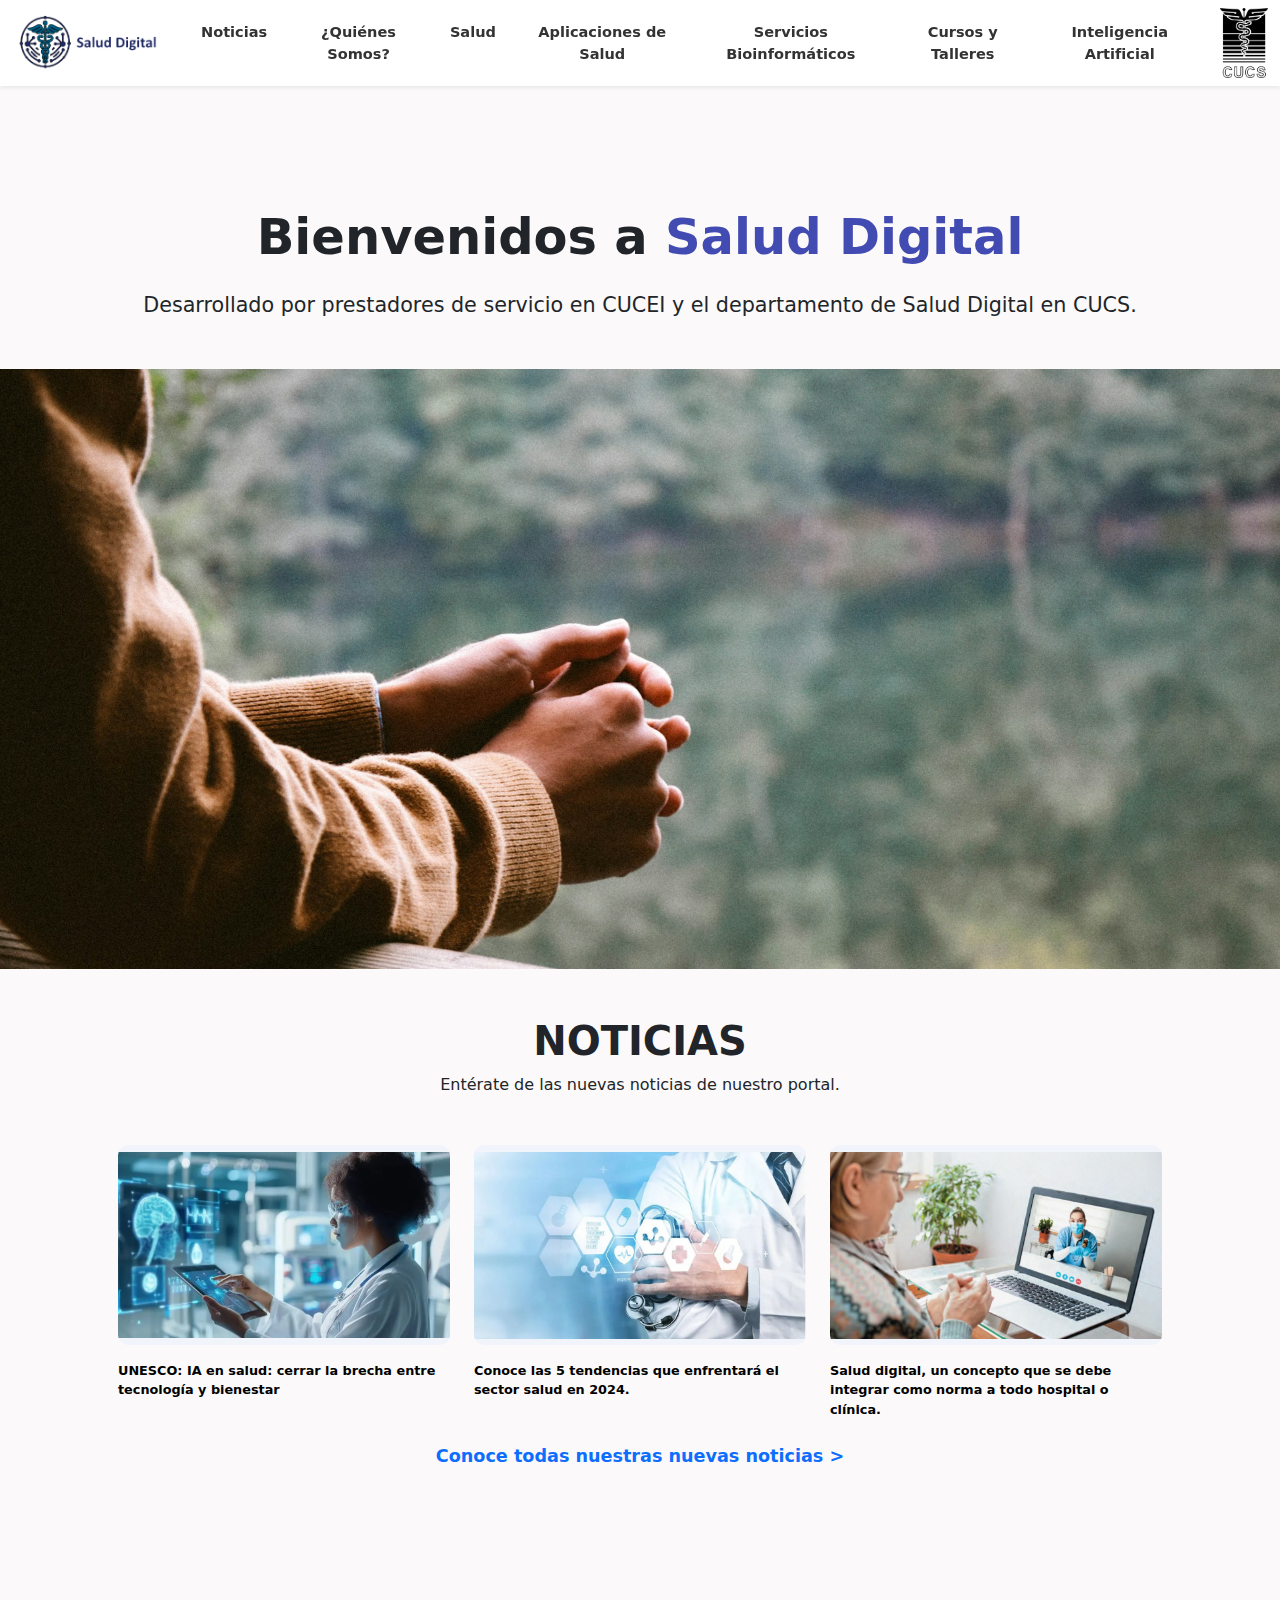
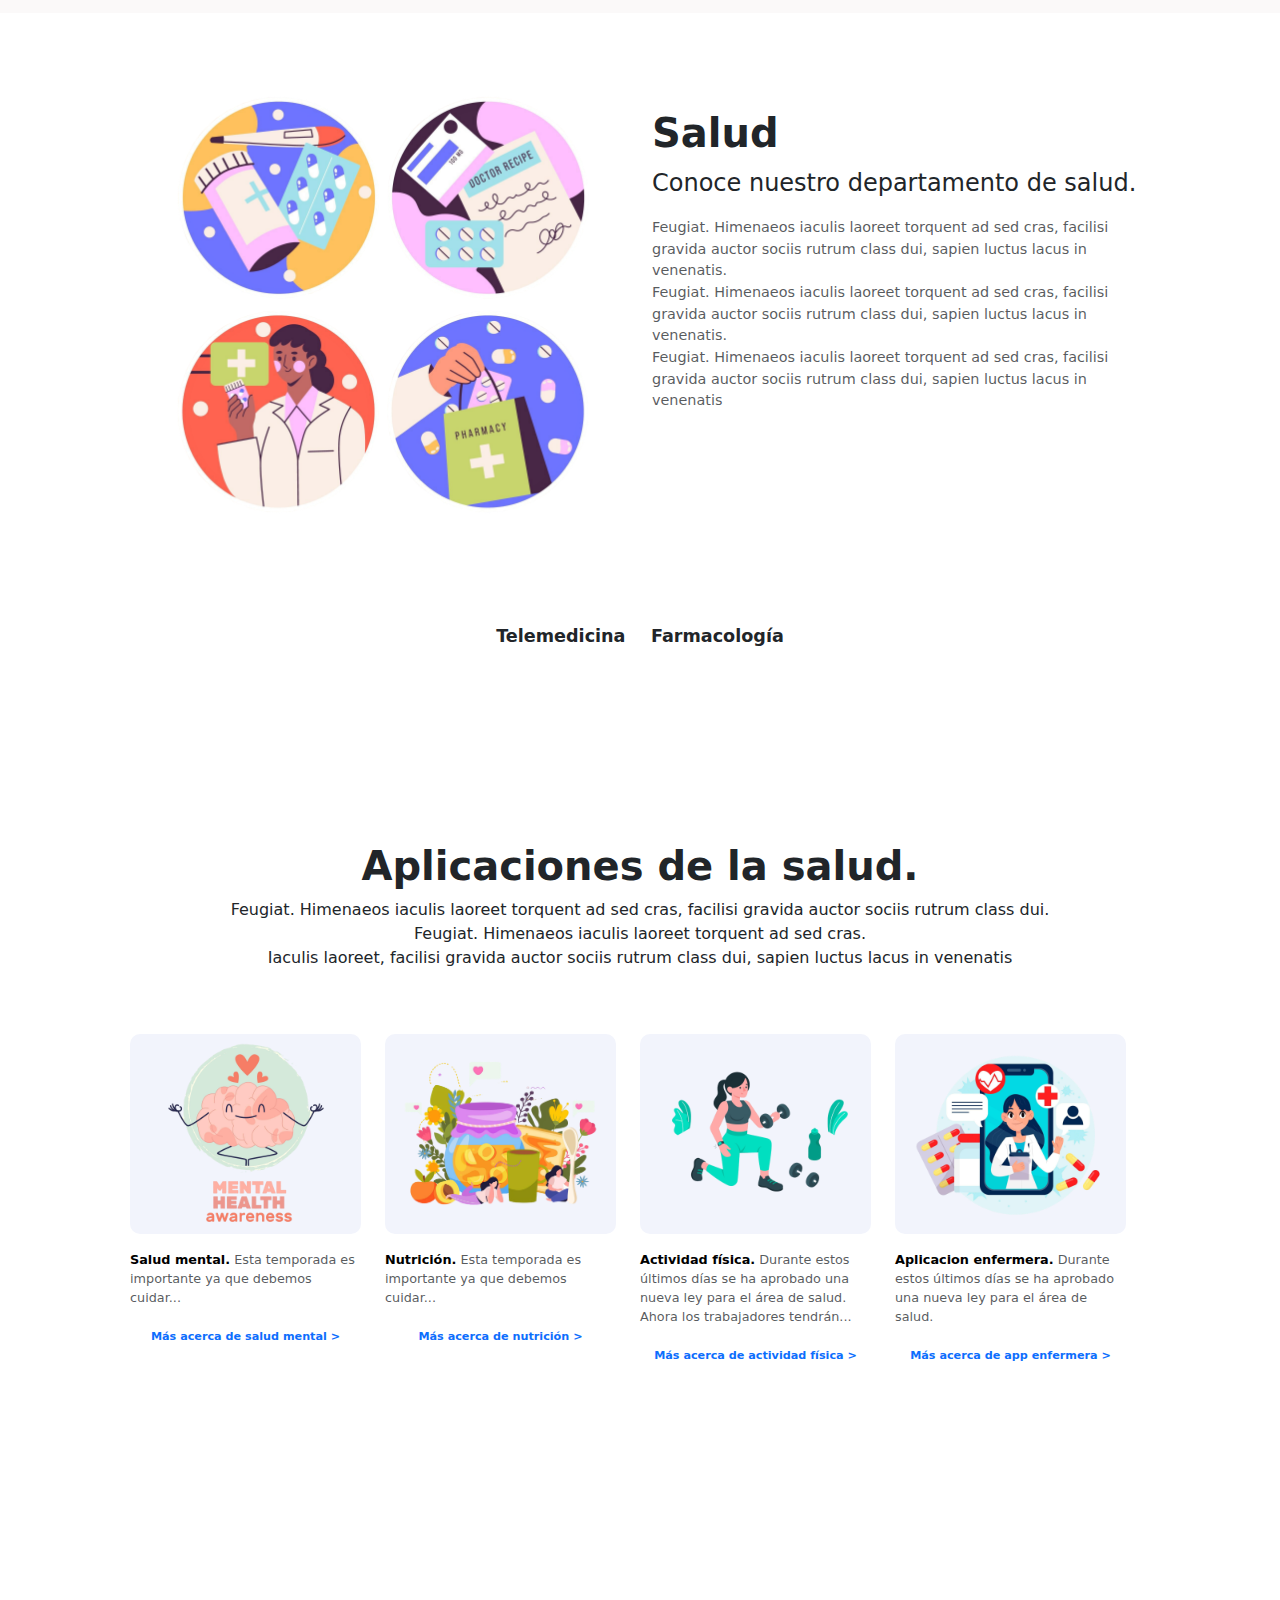
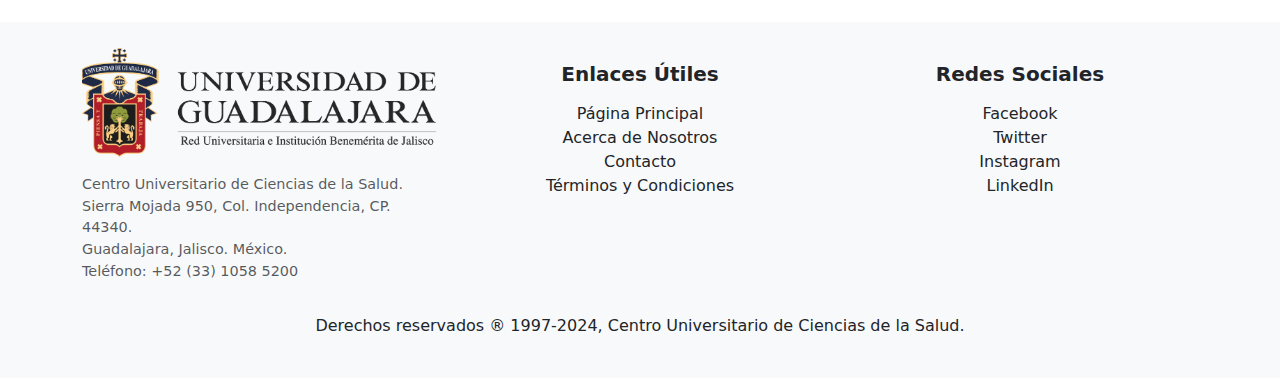
<file: index.html>
<!DOCTYPE html>
<html lang="es">
<head>
    <meta charset="UTF-8">
    <meta name="viewport" content="width=device-width, initial-scale=1.0">
    <title>Salud Digital Navbar</title>
    <!-- Bootstrap CSS -->
    <link href="https://cdn.jsdelivr.net/npm/bootstrap@5.3.0-alpha3/dist/css/bootstrap.min.css" rel="stylesheet">
    <!-- CSS personalizado -->
    <link rel="stylesheet" href="/css/navbar.css">
    <link rel="stylesheet" href="/css/style.css">
    <link rel="icon" type="image/x-icon" href="/img/salud-digital-icon.png">
</head>
<body>
    <nav id="navbar" class="navbar navbar-expand-lg navbar-light bg-white shadow-sm fixed-top">
        <div class="container-fluid">
            <a class="navbar-brand d-flex align-items-center" href="/index.html">
                <img src="img/salud-digital.png" alt="Logo Izquierdo" class="salud-digital-logo">
            </a>
            <button class="navbar-toggler" type="button" data-bs-toggle="collapse" data-bs-target="#navbarNav" aria-controls="navbarNav" aria-expanded="false" aria-label="Toggle navigation">
                <span class="navbar-toggler-icon"></span>
            </button>
            <div class="collapse navbar-collapse justify-content-center" id="navbarNav">
                <ul class="navbar-nav">
                    <li class="nav-item">
                        <a class="nav-link" href="/html/noticias.html">Noticias</a>
                    </li>
                    <li class="nav-item">
                        <a class="nav-link" href="#">¿Quiénes Somos?</a>
                    </li>
                    <li class="nav-item dropdown">
                        <a class="nav-link" href="#" id="dropdownMenu" aria-haspopup="true" aria-expanded="false">Salud</a>
                        <ul class="dropdown-menu" aria-labelledby="dropdownMenu">
                            <li><a class="dropdown-item" href="#">Telemedicina</a></li>
                            <li><a class="dropdown-item" href="#">Farmacología</a></li>
                        </ul>
                    </li>
                    <li class="nav-item dropdown">
                        <a class="nav-link" href="#" id="dropdownMenu" aria-haspopup="true" aria-expanded="false">Aplicaciones de Salud</a>
                        <ul class="dropdown-menu" aria-labelledby="dropdownMenu">
                            <li><a class="dropdown-item" href="/salud-mental.html">Salud Mental</a></li>
                            <li><a class="dropdown-item" href="/html/salud-mental.html">Salud Mental</a></li>
                            <li><a class="dropdown-item" href="#">Nutrición</a></li>
                            <li><a class="dropdown-item" href="#">Actividad Física</a></li>
                            <li><a class="dropdown-item" href="#">Aplicacion enfermera</a></li>
                        </ul>
                    </li>
                    <li class="nav-item">
                        <a class="nav-link" href="#">Servicios Bioinformáticos</a>
                    </li>
                    <li class="nav-item">
                        <a class="nav-link" href="#">Cursos y Talleres</a>
                    </li>
                    <li class="nav-item">
                        <a class="nav-link" href="#">Inteligencia Artificial</a>
                    </li>
                </ul>
            </div>
            <div class="navbar-logo-right">
                <img src="./img/logo-cucs.png" alt="Logo Derecho" class="right-logo">
            </div>
        </div>
    </nav>
    

    <!-- aurelio: CONTENEDOR DE INICIO DE PAGINA E IMAGEN PRINCIPAL -->
    <div class="container-fluid p-0 ">
        <div class="container text-center salud-digital-title">
            <p style="font-size: 5.5vh; font-weight: bold;">Bienvenidos a <span style="color: #414BB2;">Salud Digital</span></p>
            <p style="font-size: 2.3vh;">Desarrollado por prestadores de servicio en CUCEI y el departamento de Salud Digital en CUCS.</p>
        </div>

        <div class="image-container">
            <img src="./img/main-img.jpg" alt="Salud digital inicio" class="img-fluid w-100" style="height: 600px; object-fit: cover;">
        </div>
        
        <!-- aurelio: noticias -->

        <div class="container-fluid cont-noticias">
            <div class="container p-5" style="padding-top: 3rem;"> <!--border border-primary -->
                <h1 class="text-center fw-bold">NOTICIAS</h1>
                <p class="text-center">Entérate de las nuevas noticias de nuestro portal.</p>
        
                <!-- Primera fila de noticias -->
                <div class="row mt-5">
                    <div class="div-notice container-fluid col-12 col-md-4 col-lg-4">
                        <img src="/img/notices/notice1.jpg" alt="salud-mental" class="img-fluid mb-3 app-salud-img">
                        <p class="text-muted" style="font-size: 0.8rem;"><strong style="color: black;">UNESCO: IA en salud: cerrar la brecha entre tecnología y bienestar</strong></p>
                    </div>
                    <div class="div-notice container-fluid col-12 col-md-4 col-lg-4">
                        <img src="/img/notices/notice2.jpg" alt="nutricion" class="img-fluid mb-3 app-salud-img">
                        <p class="text-muted" style="font-size: 0.8rem;"><strong style="color: black;">Conoce las 5 tendencias que enfrentará el sector salud en 2024.</strong></p>
                    </div>
                    <div class="div-notice container-fluid col-12 col-md-4 col-lg-4">
                        <img src="/img/notices/notice3.jpg" alt="actividad-fisica" class="img-fluid mb-3 app-salud-img">
                        <p class="text-muted" style="font-size: 0.8rem;"><strong style="color: black;">Salud digital, un concepto que se debe integrar como norma a todo hospital o clínica.</strong></p>
                    </div>
                </div>
        
                <!-- Agrega más filas de noticias si es necesario -->
                <div class="text-center mt-2 pb-5">
                    <a href="./html/noticias.html" class="text-decoration-none text-primary fw-bold link-hover">Conoce todas nuestras nuevas noticias &gt;</a>
                </div>
            </div>
        </div>

        <!-- aurelio: Salud  -->
        
        <div class="container-fluid cont-appsalud" style="background-color: #fff;">

            <div class="container"> <!--border border-primary -->
                <div class="row align-items-start p-5">
                    <div class="col-md-6 d-flex justify-content-center">
                        <img src="img/aplicaciones-salud/salud-img.png" alt="Imagen de Salud" class="img-fluid w-100 rounded salud-imagen" style="height: 50%;">
                    </div>
                
                    <div class="col-md-6 d-flex flex-column justify-content-start text-salud pt-5">
                        <h1 class="fw-bold">Salud</h1>
                        <p class="fs-4 ">Conoce nuestro departamento de salud.</p>
                        <p class="text-muted" style="font-size: 0.9rem;">
                            Feugiat. Himenaeos iaculis laoreet torquent ad sed cras, facilisi gravida auctor sociis rutrum class dui, sapien luctus lacus in venenatis.<br>
                            Feugiat. Himenaeos iaculis laoreet torquent ad sed cras, facilisi gravida auctor sociis rutrum class dui, sapien luctus lacus in venenatis. <br>
                            Feugiat. Himenaeos iaculis laoreet torquent ad sed cras, facilisi gravida auctor sociis rutrum class dui, sapien luctus lacus in venenatis
                        </p>
                    </div>
                </div>
        
                <div class="text-center mt-3 pb-5 mb-5">
                    <a href="#" class="link-hover text-dark fw-bold">Telemedicina</a> &nbsp; &nbsp;
                    <a href="#" class="link-hover text-dark fw-bold">Farmacología</a>
                </div>
            </div>

            <!-- aurelio: Aplicaciones de la salud  -->

            <div class="container"> <!--border border-danger -->
                <div class="row  p-5">
                    <div class="container" style="padding-top: 3rem;">
                        <h1 class="text-center fw-bold">Aplicaciones de la salud.</h1>
                        <p class="text-center">
                            Feugiat. Himenaeos iaculis laoreet torquent ad sed cras, facilisi gravida auctor sociis rutrum class dui.<br>
                            Feugiat. Himenaeos iaculis laoreet torquent ad sed cras. <br>
                            Iaculis laoreet, facilisi gravida auctor sociis rutrum class dui, sapien luctus lacus in venenatis
                        </p>
                
                </div>

                <!-- Areas aplicaciones de la salud -->

                <div class="row mt-5">
                    <div class="div-notice container-fluid col-12 col-md-6 col-lg-3">
                        <a title="Salud mental" href="/html/salud-mental.html"><img src="img/aplicaciones-salud/salud-mental.png" alt="salud-mental" class="img-fluid mb-3 app-salud-img"></a>
                        <p class="text-muted" style="font-size: 0.8rem;"><strong style="color: black;">Salud mental.</strong> Esta temporada es importante ya que debemos cuidar...</p>
                        <div class="text-center mt-2 pb-5">
                            <a href="#" class="text-decoration-none text-primary fw-bold link-hover" style="font-size: 0.7rem;">Más acerca de salud mental &gt;</a>
                        </div>
                    </div>
                    <div class="div-notice container-fluid col-12 col-md-6 col-lg-3">
                        <a title="Nutrición" href="/nutricion.html"><img src="img/aplicaciones-salud/nutricion.png" alt="nutricion" class="img-fluid mb-3 app-salud-img"></a>
                        <p class="text-muted" style="font-size: 0.8rem;"><strong style="color: black;">Nutrición.</strong> Esta temporada es importante ya que debemos cuidar...</p>
                        <div class="text-center mt-2 pb-5">
                            <a href="#" class="text-decoration-none text-primary fw-bold link-hover" style="font-size: 0.7rem;">Más acerca de nutrición &gt;</a>
                        </div>
                    </div>
                    <div class="div-notice container-fluid col-12 col-md-6 col-lg-3">
                        <a title="Actividad física" href="/actividad-fisica.html"><img src="img/aplicaciones-salud/actividad-fisica.png" alt="actividad-fisica" class="img-fluid mb-3 app-salud-img"></a>
                        <p class="text-muted" style="font-size: 0.8rem;"><strong style="color: black;">Actividad física.</strong> Durante estos últimos días se ha aprobado una nueva ley para el área de salud. Ahora los trabajadores tendrán...</p>
                        <div class="text-center mt-2 pb-5">
                            <a href="#" class="text-decoration-none text-primary fw-bold link-hover" style="font-size: 0.7rem;">Más acerca de actividad física &gt;</a>
                        </div>
                    </div>
                    <div class="div-notice container-fluid col-12 col-md-6 col-lg-3">
                        <a title="Aplicación enfermera" href="/app-enfermera.html"><img src="img/aplicaciones-salud/app-enfermera.png" alt="app-enfermera" class="img-fluid mb-3 app-salud-img"></a>
                        <p class="text-muted" style="font-size: 0.8rem;"><strong style="color: black;">Aplicacion enfermera.</strong> Durante estos últimos días se ha aprobado una nueva ley para el área de salud.</p>
                        <div class="text-center mt-2 pb-5">
                            <a href="#" class="text-decoration-none text-primary fw-bold link-hover" style="font-size: 0.7rem;">Más acerca de app enfermera &gt;</a>
                        </div>
                    </div>

                </div>

            </div>

        </div> 
    </div>

    <footer class="bg-light text-dark py-4">
        <div class="container">
            <div class="row">
                <!-- Columna Izquierda -->
                <div class="col-md-4 text-center text-md-start mb-3">
                    <img src="/img/logo-udg.png" alt="Logo Footer" class="img-fluid mb-3 mt-0" style="width: 100%">
                    <p class="text-muted" style="font-size: 0.9rem;">Centro Universitario de Ciencias de la Salud.<br>
                        Sierra Mojada 950, Col. Independencia, CP. 44340.<br>
                        Guadalajara, Jalisco. México.<br>
                        Teléfono: +52 (33) 1058 5200
                    </p>
                </div>
    
                <!-- Columna Central -->
                <div class="col-md-4 text-center mb-3 pt-3">
                    <h5 class="fw-bold">Enlaces Útiles</h5>
                    <ul class="list-unstyled">
                        <li><a href="#" class="text-dark text-decoration-none">Página Principal</a></li>
                        <li><a href="#" class="text-dark text-decoration-none">Acerca de Nosotros</a></li>
                        <li><a href="#" class="text-dark text-decoration-none">Contacto</a></li>
                        <li><a href="#" class="text-dark text-decoration-none">Términos y Condiciones</a></li>
                    </ul>
                </div>
    
                <!-- Columna Derecha -->
                <div class="col-md-4 text-center mb-3 pt-3">
                    <h5 class="fw-bold">Redes Sociales</h5>
                    <ul class="list-unstyled">
                        <li><a href="#" class="text-dark text-decoration-none">Facebook</a></li>
                        <li><a href="#" class="text-dark text-decoration-none">Twitter</a></li>
                        <li><a href="#" class="text-dark text-decoration-none">Instagram</a></li>
                        <li><a href="#" class="text-dark text-decoration-none">LinkedIn</a></li>
                    </ul>
                </div>
            </div>
            <div class="row mb-3">
                <div class="col-12 text-center">
                    Derechos reservados ® 1997-2024, Centro Universitario de Ciencias de la Salud.
                </div>
            </div>
        </div>
    </footer>


    

    <!-- Bootstrap JS -->
    <script src="https://cdn.jsdelivr.net/npm/bootstrap@5.3.0-alpha3/dist/js/bootstrap.bundle.min.js"></script>
    <!-- JavaScript personalizado -->
    <!-- <script src="navbar.js"></script> -->
    <script src="/js/navbar.js"></script>
</body>
</html>
</file>
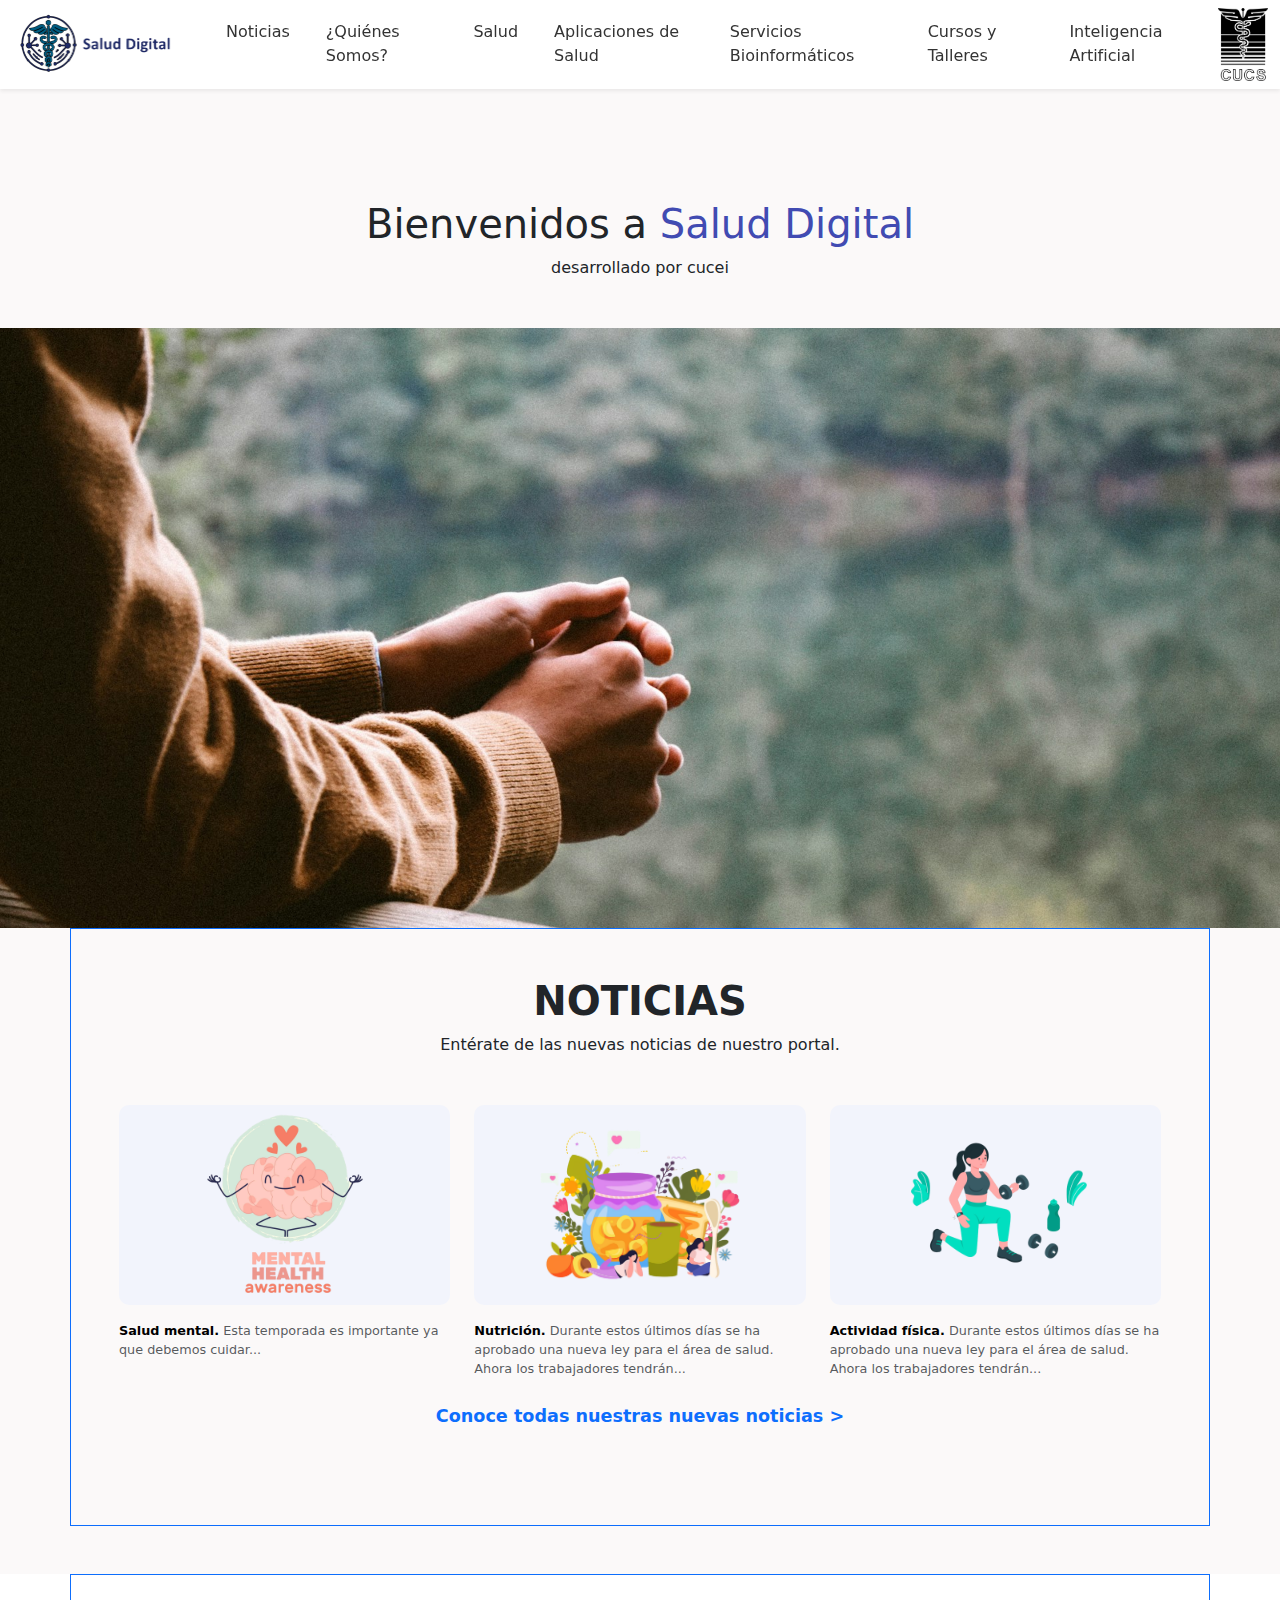
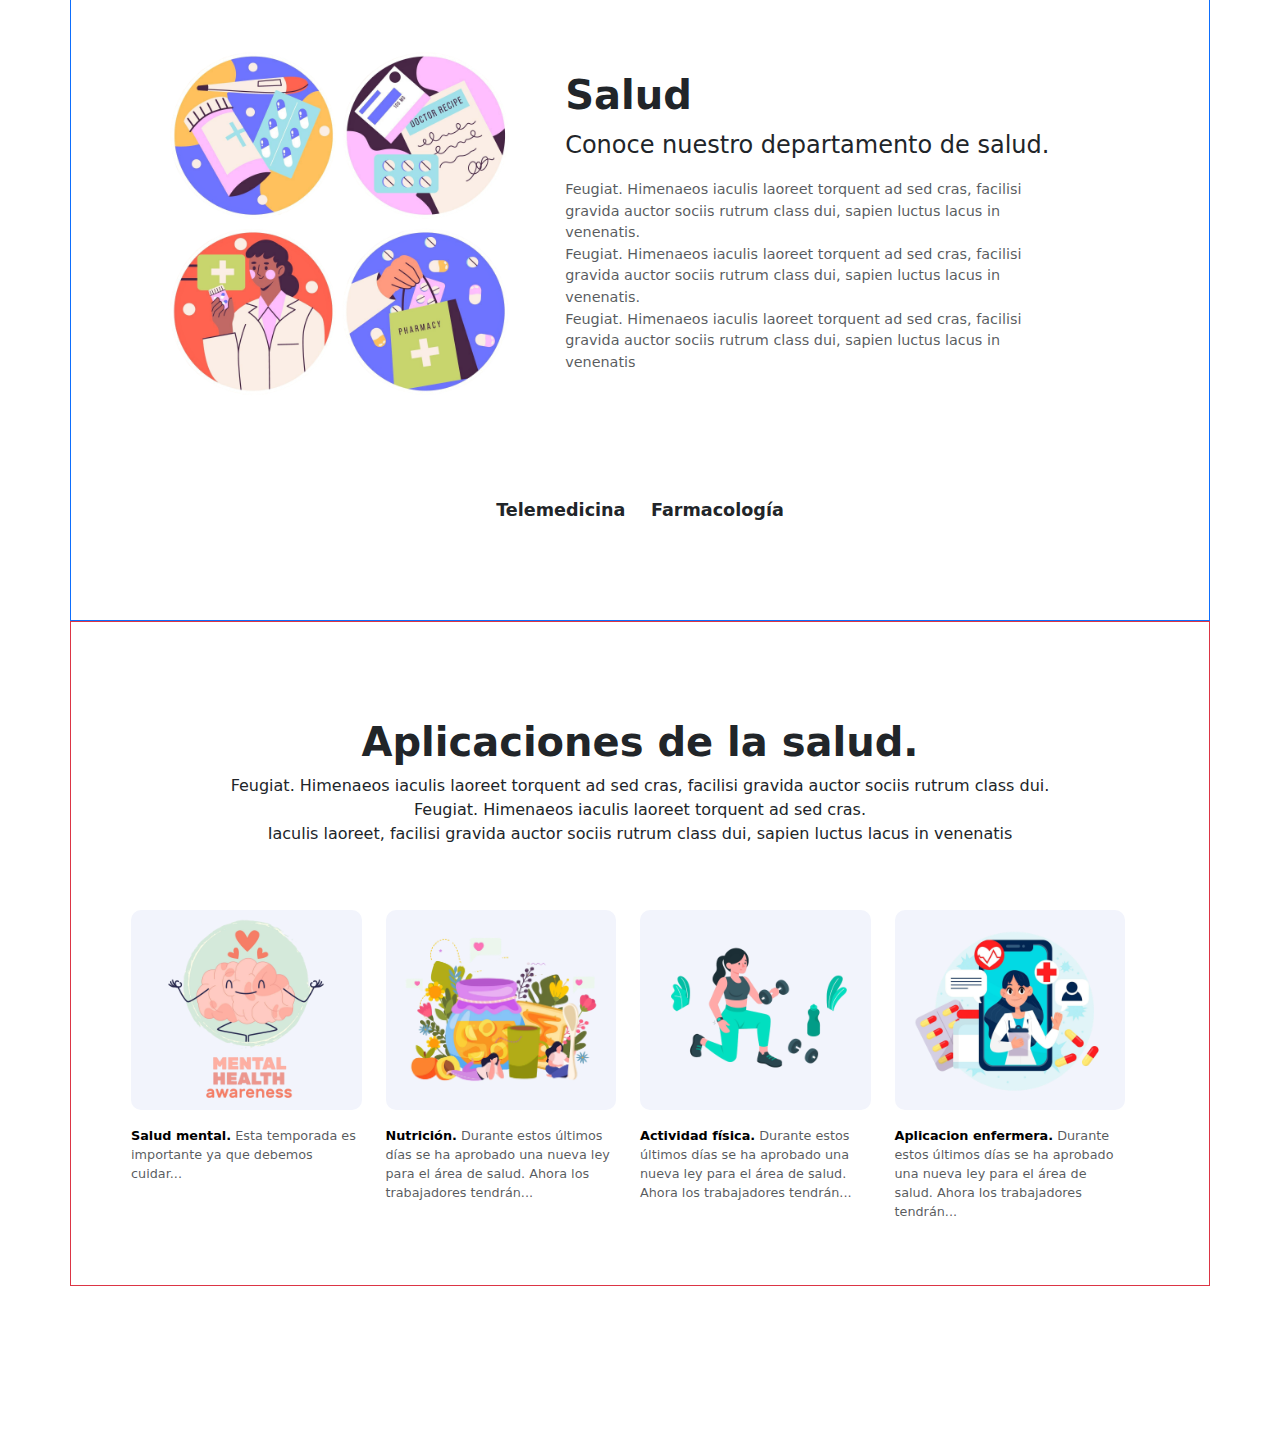
<file: farmacologia1.html>
<!DOCTYPE html>
<html lang="es">
<head>
    <meta charset="UTF-8">
    <meta name="viewport" content="width=device-width, initial-scale=1.0">
    <title>Salud Digital Navbar</title>
    <!-- Bootstrap CSS -->
    <link href="https://cdn.jsdelivr.net/npm/bootstrap@5.3.0-alpha3/dist/css/bootstrap.min.css" rel="stylesheet">
    <!-- CSS personalizado -->
    <link rel="stylesheet" href="navbar.css">
    <link rel="stylesheet" href="style.css">
    <link rel="icon" type="image/x-icon" href="/img/salud-digital-icon.png">
</head>
<body>
    <nav id="navbar" class="navbar navbar-expand-lg navbar-light bg-white shadow-sm fixed-top">
        <div class="container-fluid">
            <a class="navbar-brand d-flex align-items-center" href="#">
                <img src="img/salud-digital.png" alt="Logo Izquierdo" style="width: 170px; margin-right: 10px;">
            </a>
            <button class="navbar-toggler" type="button" data-bs-toggle="collapse" data-bs-target="#navbarNav" aria-controls="navbarNav" aria-expanded="false" aria-label="Toggle navigation">
                <span class="navbar-toggler-icon"></span>
            </button>
            <div class="collapse navbar-collapse justify-content-center" id="navbarNav">
                <ul class="navbar-nav">
                    <li class="nav-item">
                        <a class="nav-link" href="#">Noticias</a>
                    </li>
                    <li class="nav-item">
                        <a class="nav-link" href="#">¿Quiénes Somos?</a>
                    </li>
                    <li class="nav-item">
                        <a class="nav-link" href="#">Salud</a>
                    </li>
                    <li class="nav-item">
                        <a class="nav-link" href="#">Aplicaciones de Salud</a>
                    </li>
                    <li class="nav-item">
                        <a class="nav-link" href="#">Servicios Bioinformáticos</a>
                    </li>
                    <li class="nav-item">
                        <a class="nav-link" href="#">Cursos y Talleres</a>
                    </li>
                    <li class="nav-item">
                        <a class="nav-link" href="#">Inteligencia Artificial</a>
                    </li>
                </ul>
            </div>
            <div class="navbar-logo-right">
                <img src="./img/logo-cucs.png" alt="Logo Derecho" style="width: 50px;">
            </div>
        </div>
    </nav>

    <!-- aurelio: CONTENEDOR DE INICIO DE PAGINA E IMAGEN PRINCIPAL -->
    <div class="container-fluid p-0">
        <div class="container text-center salud-digital-title">
            <h1>Bienvenidos a <span style="color: #414BB2;">Salud Digital</span></h1>
            <p>desarrollado por cucei</p>
        </div>

        <div class="image-container">
            <img src="./img/main-img.jpg" alt="Salud digital inicio" class="img-fluid w-100" style="height: 600px; object-fit: cover;">
        </div>
        
        <!-- aurelio: noticias -->

        <div class="container-fluid cont-noticias ">
            <div class="container border border-primary p-5" style="padding-top: 3rem;">
                <h1 class="text-center fw-bold">NOTICIAS</h1>
                <p class="text-center">Entérate de las nuevas noticias de nuestro portal.</p>
        
                <!-- Primera fila de noticias -->
                <div class="row mt-5">
                    <div class="div-notice container-fluid col-12 col-md-4 col-lg-4">
                        <img src="img/aplicaciones-salud/salud-mental.png" alt="salud-mental" class="img-fluid mb-3 app-salud-img">
                        <p class="text-muted" style="font-size: 0.8rem;"><strong style="color: black;">Salud mental.</strong> Esta temporada es importante ya que debemos cuidar...</p>
                    </div>
                    <div class="div-notice container-fluid col-12 col-md-4 col-lg-4">
                        <img src="img/aplicaciones-salud/nutricion.png" alt="nutricion" class="img-fluid mb-3 app-salud-img">
                        <p class="text-muted" style="font-size: 0.8rem;"><strong style="color: black;">Nutrición.</strong> Durante estos últimos días se ha aprobado una nueva ley para el área de salud. Ahora los trabajadores tendrán...</p>
                    </div>
                    <div class="div-notice container-fluid col-12 col-md-4 col-lg-4">
                        <img src="img/aplicaciones-salud/actividad-fisica.png" alt="actividad-fisica" class="img-fluid mb-3 app-salud-img">
                        <p class="text-muted" style="font-size: 0.8rem;"><strong style="color: black;">Actividad física.</strong> Durante estos últimos días se ha aprobado una nueva ley para el área de salud. Ahora los trabajadores tendrán...</p>
                    </div>
                </div>
        
                <!-- Agrega más filas de noticias si es necesario -->
                <div class="text-center mt-2 pb-5">
                    <a href="#" class="text-decoration-none text-primary fw-bold link-hover">Conoce todas nuestras nuevas noticias &gt;</a>
                </div>
            </div>
        </div>

        <!-- aurelio: Salud  -->
        
        <div class="container-fluid cont-appsalud" style="background-color: #fff;">

            <div class="container border border-primary">
                <div class="row align-items-start p-5">
                    <div class="col-md-5 d-flex justify-content-center">
                        <img src="img/notices/salud-img.png" alt="Imagen de Salud" class="img-fluid rounded" style="height: 50%;">
                    </div>
                
                    <div class="col-md-6 d-flex flex-column justify-content-start text-salud pt-5">
                        <h1 class="fw-bold">Salud</h1>
                        <p class="fs-4">Conoce nuestro departamento de salud.</p>
                        <p class="text-muted" style="font-size: 0.9rem;">
                            Feugiat. Himenaeos iaculis laoreet torquent ad sed cras, facilisi gravida auctor sociis rutrum class dui, sapien luctus lacus in venenatis.<br>
                            Feugiat. Himenaeos iaculis laoreet torquent ad sed cras, facilisi gravida auctor sociis rutrum class dui, sapien luctus lacus in venenatis. <br>
                            Feugiat. Himenaeos iaculis laoreet torquent ad sed cras, facilisi gravida auctor sociis rutrum class dui, sapien luctus lacus in venenatis
                        </p>
                    </div>
                </div>
        
                <div class="text-center mt-3 pb-5 mb-5">
                    <a href="#" class="link-hover text-dark fw-bold">Telemedicina</a> &nbsp; &nbsp;
                    <a href="#" class="link-hover text-dark fw-bold">Farmacología</a>
                </div>
            </div>

            <!-- aurelio: Aplicaciones de la salud  -->

            <div class="container border border-danger">
                <div class="row  p-5">
                    <div class="container" style="padding-top: 3rem;">
                        <h1 class="text-center fw-bold">Aplicaciones de la salud.</h1>
                        <p class="text-center">
                            Feugiat. Himenaeos iaculis laoreet torquent ad sed cras, facilisi gravida auctor sociis rutrum class dui.<br>
                            Feugiat. Himenaeos iaculis laoreet torquent ad sed cras. <br>
                            Iaculis laoreet, facilisi gravida auctor sociis rutrum class dui, sapien luctus lacus in venenatis
                        </p>
                
                </div>

                <!-- Areas aplicaciones de la salud -->

                <div class="row mt-5">
                    <div class="div-notice container-fluid col-12 col-md-6 col-lg-3">
                        <img src="img/aplicaciones-salud/salud-mental.png" alt="salud-mental" class="img-fluid mb-3 app-salud-img">
                        <p class="text-muted" style="font-size: 0.8rem;"><strong style="color: black;">Salud mental.</strong> Esta temporada es importante ya que debemos cuidar...</p>
                    </div>
                    <div class="div-notice container-fluid col-12 col-md-6 col-lg-3">
                        <img src="img/aplicaciones-salud/nutricion.png" alt="nutricion" class="img-fluid mb-3 app-salud-img">
                        <p class="text-muted" style="font-size: 0.8rem;"><strong style="color: black;">Nutrición.</strong> Durante estos últimos días se ha aprobado una nueva ley para el área de salud. Ahora los trabajadores tendrán...</p>
                    </div>
                    <div class="div-notice container-fluid col-12 col-md-6 col-lg-3">
                        <img src="img/aplicaciones-salud/actividad-fisica.png" alt="actividad-fisica" class="img-fluid mb-3 app-salud-img">
                        <p class="text-muted" style="font-size: 0.8rem;"><strong style="color: black;">Actividad física.</strong> Durante estos últimos días se ha aprobado una nueva ley para el área de salud. Ahora los trabajadores tendrán...</p>
                    </div>
                    <div class="div-notice container-fluid col-12 col-md-6 col-lg-3">
                        <img src="img/aplicaciones-salud/app-enfermera.png" alt="app-enfermera" class="img-fluid mb-3 app-salud-img">
                        <p class="text-muted" style="font-size: 0.8rem;"><strong style="color: black;">Aplicacion enfermera.</strong> Durante estos últimos días se ha aprobado una nueva ley para el área de salud. Ahora los trabajadores tendrán...</p>
                    </div>
                </div>
            </div>


        </div>

    </div>


    

    <!-- Bootstrap JS -->
    <script src="https://cdn.jsdelivr.net/npm/bootstrap@5.3.0-alpha3/dist/js/bootstrap.bundle.min.js"></script>
    <!-- JavaScript personalizado -->
    <script src="navbar.js"></script>
</body>
</html>
</file>
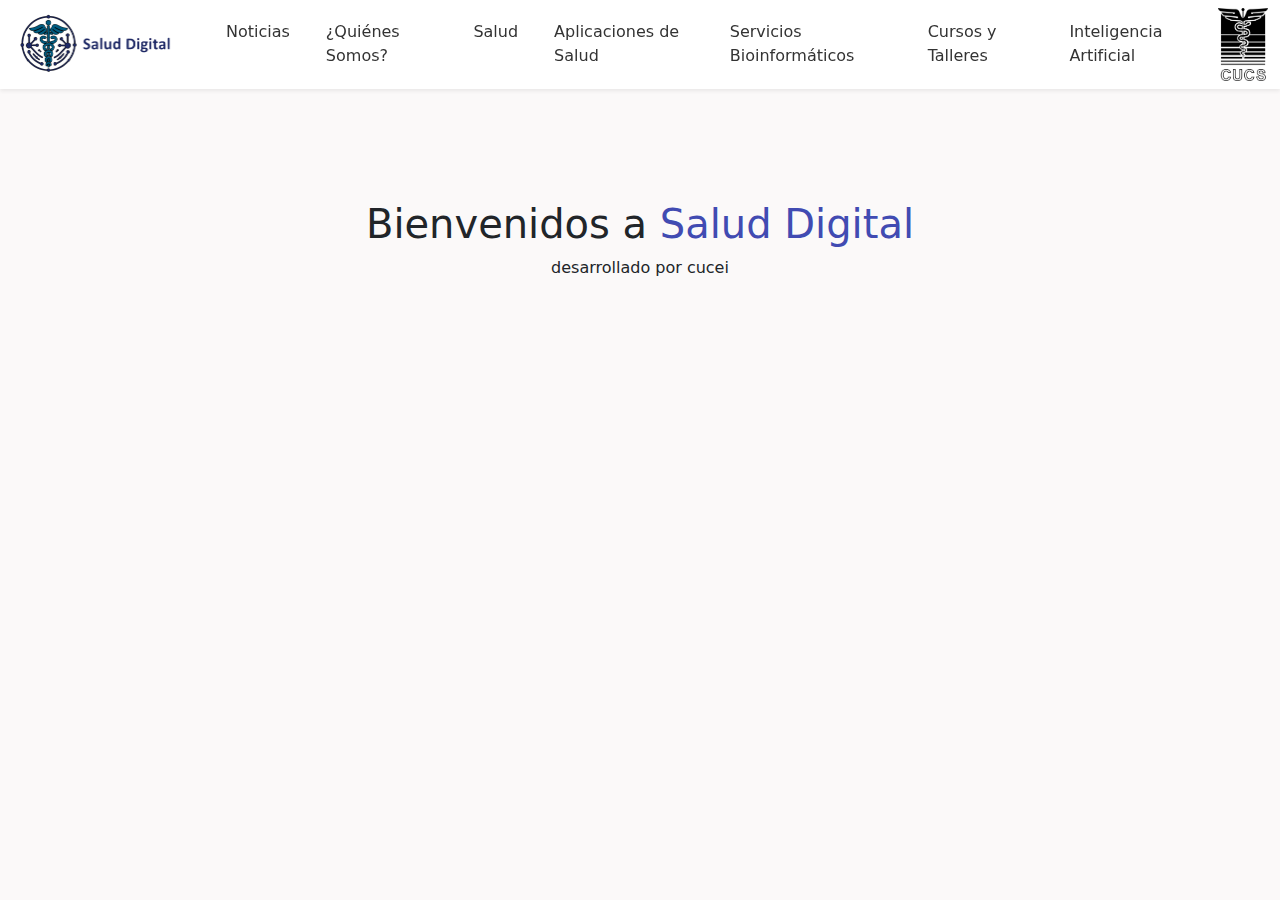
<file: salud-mental.html>
<!DOCTYPE html>
<html lang="es">
<head>
    <meta charset="UTF-8">
    <meta name="viewport" content="width=device-width, initial-scale=1.0">
    <title>Salud Digital Navbar</title>
    <!-- Bootstrap CSS -->
    <link href="https://cdn.jsdelivr.net/npm/bootstrap@5.3.0-alpha3/dist/css/bootstrap.min.css" rel="stylesheet">
    <!-- CSS personalizado -->
    <link rel="stylesheet" href="navbar.css">
    <link rel="stylesheet" href="style.css">
    <link rel="icon" type="image/x-icon" href="/img/salud-digital-icon.png">
</head>
<body>
    <nav id="navbar" class="navbar navbar-expand-lg navbar-light bg-white shadow-sm fixed-top">
        <div class="container-fluid">
            <a class="navbar-brand d-flex align-items-center" href="navbar.html">
                <img src="img/salud-digital.png" alt="Logo Izquierdo" style="width: 170px; margin-right: 10px;">
            </a>
            <button class="navbar-toggler" type="button" data-bs-toggle="collapse" data-bs-target="#navbarNav" aria-controls="navbarNav" aria-expanded="false" aria-label="Toggle navigation">
                <span class="navbar-toggler-icon"></span>
            </button>
            <div class="collapse navbar-collapse justify-content-center" id="navbarNav">
                <ul class="navbar-nav">
                    <li class="nav-item">
                        <a class="nav-link" href="#">Noticias</a>
                    </li>
                    <li class="nav-item">
                        <a class="nav-link" href="#">¿Quiénes Somos?</a>
                    </li>
                    <li class="nav-item dropdown">
                        <a class="nav-link" href="#" id="dropdownMenu" aria-haspopup="true" aria-expanded="false">Salud</a>
                        <ul class="dropdown-menu" aria-labelledby="dropdownMenu">
                            <li><a class="dropdown-item" href="#">Telemedicina</a></li>
                            <li><a class="dropdown-item" href="#">Farmacología</a></li>
                        </ul>
                    </li>
                    <li class="nav-item dropdown">
                        <a class="nav-link" href="#" id="dropdownMenu" aria-haspopup="true" aria-expanded="false">Aplicaciones de Salud</a>
                        <ul class="dropdown-menu" aria-labelledby="dropdownMenu">
                            <li><a class="dropdown-item" href="#">Salud Mental</a></li>
                            <li><a class="dropdown-item" href="#">Nutrición</a></li>
                            <li><a class="dropdown-item" href="#">Actividad Física</a></li>
                            <li><a class="dropdown-item" href="#">Aplicacion enfermera</a></li>
                        </ul>
                    </li>
                    <li class="nav-item">
                        <a class="nav-link" href="#">Servicios Bioinformáticos</a>
                    </li>
                    <li class="nav-item">
                        <a class="nav-link" href="#">Cursos y Talleres</a>
                    </li>
                    <li class="nav-item">
                        <a class="nav-link" href="#">Inteligencia Artificial</a>
                    </li>
                </ul>
            </div>
            <div class="navbar-logo-right">
                <img src="./img/logo-cucs.png" alt="Logo Derecho" style="width: 50px;">
            </div>
        </div>
    </nav>
    

    <div class="container-fluid p-0">
        <div class="container text-center salud-digital-title">
            <h1>Bienvenidos a <span style="color: #414BB2;">Salud Digital</span></h1>
            <p>desarrollado por cucei</p>
        </div>
    </div>

    <!-- Bootstrap JS -->
    <script src="https://cdn.jsdelivr.net/npm/bootstrap@5.3.0-alpha3/dist/js/bootstrap.bundle.min.js"></script>
    <!-- JavaScript personalizado -->
    <script src="navbar.js"></script>
</body>
</html>
</file>
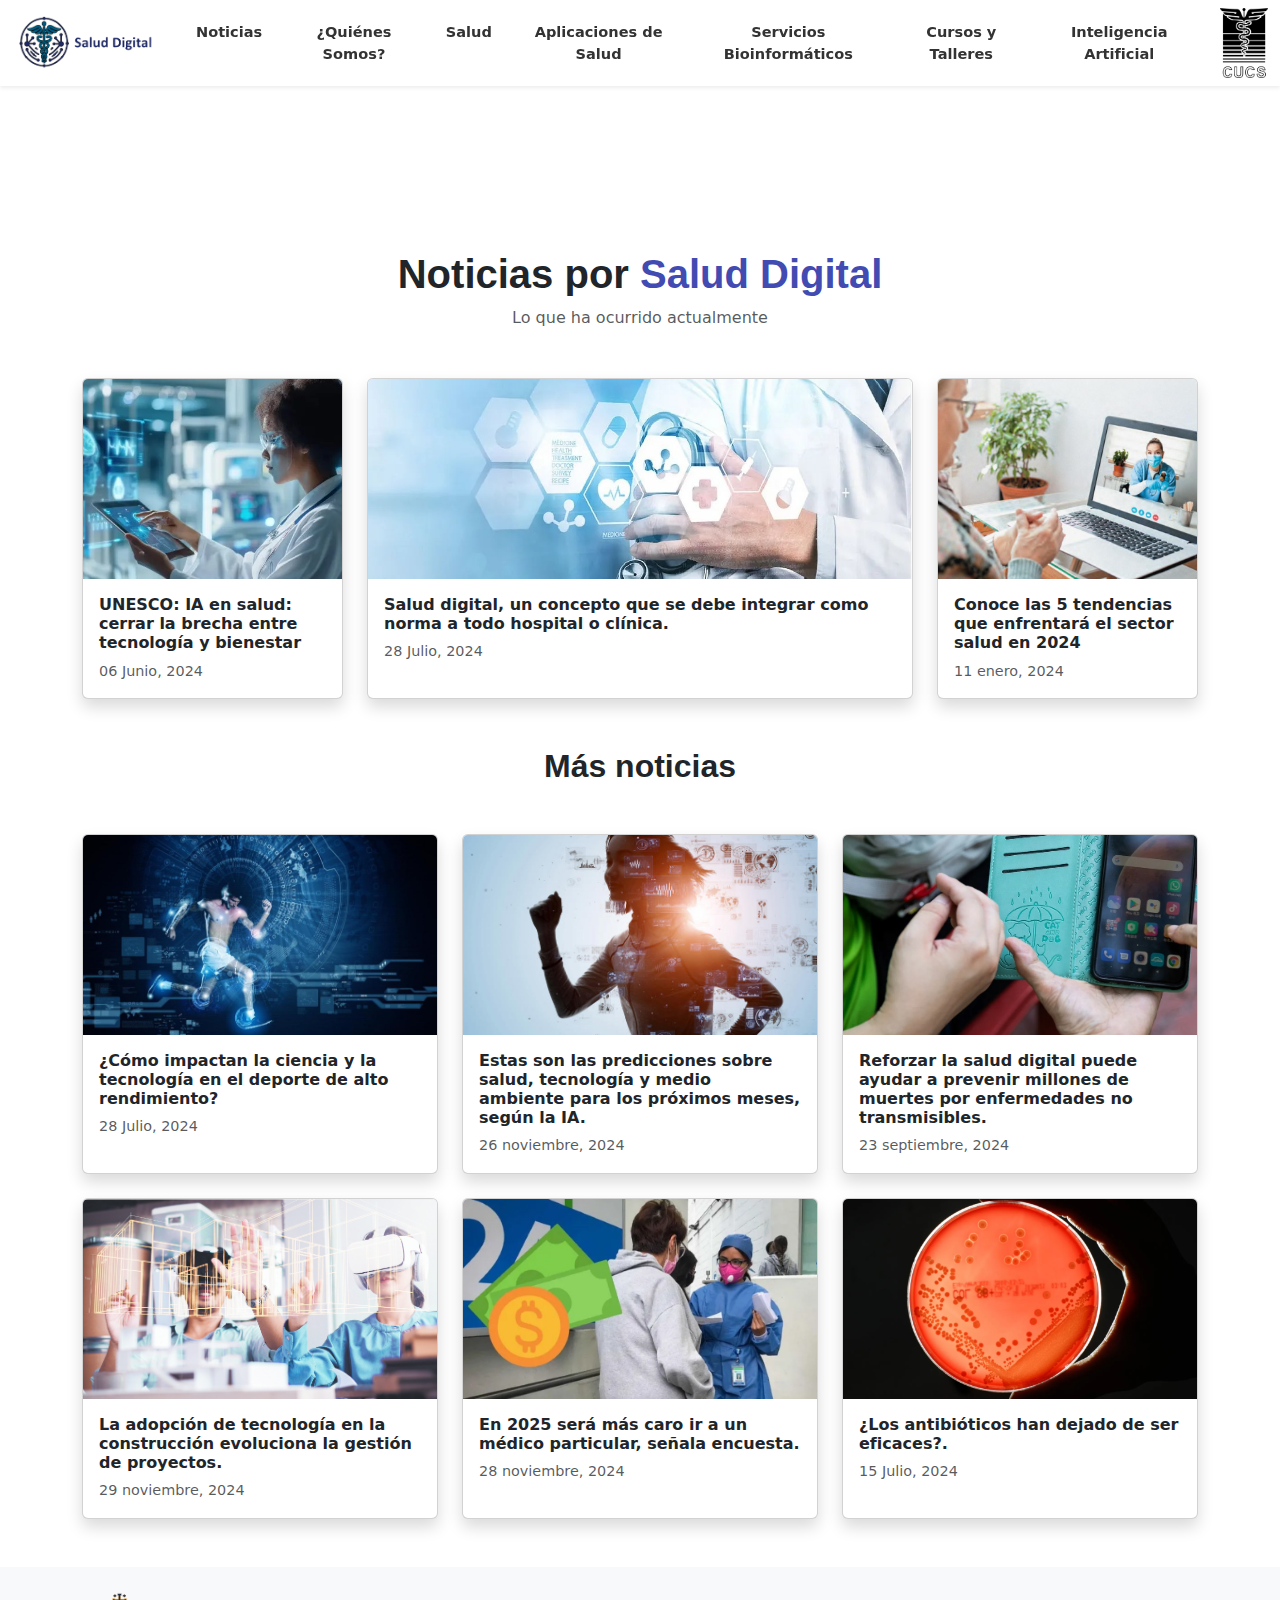
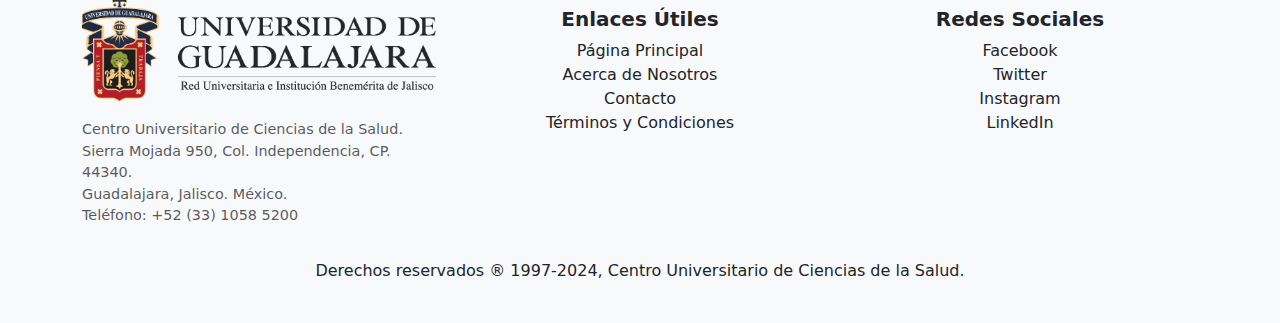
<file: html/noticias.html>
<!DOCTYPE html>
<html lang="es">
<head>
    <meta charset="UTF-8">
    <meta name="viewport" content="width=device-width, initial-scale=1.0">
    <title>Noticias Salud Digital</title>
    <!-- Bootstrap CSS -->
    <link href="https://cdn.jsdelivr.net/npm/bootstrap@5.3.0-alpha3/dist/css/bootstrap.min.css" rel="stylesheet">
    <!-- CSS personalizado -->
    <link rel="stylesheet" href="/css/navbar.css">
    <link rel="stylesheet" href="/css/noticias.css">
    <link rel="icon" type="image/x-icon" href="/img/salud-digital-icon.png">
</head>
<body>
    <nav id="navbar" class="navbar navbar-expand-lg navbar-light bg-white shadow-sm fixed-top">
        <div class="container-fluid">
            <a class="navbar-brand d-flex align-items-center" href="/index.html">
                <img src="../img/salud-digital.png" alt="Logo Izquierdo" class="salud-digital-logo">
            </a>
            <button class="navbar-toggler" type="button" data-bs-toggle="collapse" data-bs-target="#navbarNav" aria-controls="navbarNav" aria-expanded="false" aria-label="Toggle navigation">
                <span class="navbar-toggler-icon"></span>
            </button>
            <div class="collapse navbar-collapse justify-content-center" id="navbarNav">
                <ul class="navbar-nav">
                    <li class="nav-item">
                        <a class="nav-link" href="/html/noticias.html">Noticias</a>
                    </li>
                    <li class="nav-item">
                        <a class="nav-link" href="#">¿Quiénes Somos?</a>
                    </li>
                    <li class="nav-item dropdown">
                        <a class="nav-link" href="#" id="dropdownMenu" aria-haspopup="true" aria-expanded="false">Salud</a>
                        <ul class="dropdown-menu" aria-labelledby="dropdownMenu">
                            <li><a class="dropdown-item" href="#">Telemedicina</a></li>
                            <li><a class="dropdown-item" href="#">Farmacología</a></li>
                        </ul>
                    </li>
                    <li class="nav-item dropdown">
                        <a class="nav-link" href="#" id="dropdownMenu" aria-haspopup="true" aria-expanded="false">Aplicaciones de Salud</a>
                        <ul class="dropdown-menu" aria-labelledby="dropdownMenu">
                            <li><a class="dropdown-item" href="/html/salud-mental.html">Salud Mental</a></li>
                            <li><a class="dropdown-item" href="#">Nutrición</a></li>
                            <li><a class="dropdown-item" href="#">Actividad Física</a></li>
                            <li><a class="dropdown-item" href="#">Aplicacion enfermera</a></li>
                        </ul>
                    </li>
                    <li class="nav-item">
                        <a class="nav-link" href="#">Servicios Bioinformáticos</a>
                    </li>
                    <li class="nav-item">
                        <a class="nav-link" href="#">Cursos y Talleres</a>
                    </li>
                    <li class="nav-item">
                        <a class="nav-link" href="#">Inteligencia Artificial</a>
                    </li>
                </ul>
            </div>
            <div class="navbar-logo-right">
                <img src="../img/logo-cucs.png" alt="Logo Derecho" class="right-logo">
            </div>
        </div>
    </nav>

    <div class="content">
        <div class="container mt-5">
            <!-- Sección de Noticias -->
            <div class="text-center mb-5">
                <h1 class="fw-bold">Noticias por <span style="color: #414BB2;">Salud Digital</span></h1>
                <p class="text-muted">Lo que ha ocurrido actualmente</p>
            </div>
            <div class="row gy-4">
                <div class="col-lg-3 col-md-6">
                    <div class="card h-100 shadow">
                        <img src="/img/notices/notice1.jpg" class="card-img-top" alt="Noticia 1">
                        <div class="card-body">
                            <h6 class="card-title">UNESCO: IA en salud: cerrar la brecha entre tecnología y bienestar</h6>
                            <p class="card-text text-muted">06 Junio, 2024</p>
                        </div>
                    </div>
                </div>
                <!-- Noticia Principal -->
                <div class="col-lg-6">
                    <div class="card h-100 shadow">
                        <img src="/img/notices/notice2.jpg" class="card-img-top" alt="Noticia Principal">
                        <div class="card-body">
                            <h5 class="card-title fw-bold">Salud digital, un concepto que se debe integrar como norma a todo hospital o clínica.</h5>
                            <p class="card-text text-muted">28 Julio, 2024</p>
                        </div>
                    </div>
                </div>
                <!-- Noticias Laterales -->
                <div class="col-lg-3 col-md-6">
                    <div class="card h-100 shadow">
                        <img src="/img/notices/notice3.jpg" class="card-img-top" alt="Noticia 2">
                        <div class="card-body">
                            <h6 class="card-title">Conoce las 5 tendencias que enfrentará el sector salud en 2024</h6>
                            <p class="card-text text-muted">11 enero, 2024</p>
                        </div>
                    </div>
                </div>
            </div>
        </div>
        
        <!-- Sección de Acerca de Microbiología -->
        <div class="container mt-5">
            <div class="text-center mb-5">
                <h2 class="fw-bold">Más noticias</h2>
            </div>
            <div class="row gy-4">
                <!-- Noticia Repetitiva -->
                <div class="col-lg-4 col-md-4 col-sm-6">
                    <div class="card h-100 shadow">
                        <img src="/img/notices/notice4.png" class="card-img-top" alt="Noticia 4">
                        <div class="card-body">
                            <h6 class="card-title">¿Cómo impactan la ciencia y la tecnología en el deporte de alto rendimiento?</h6>
                            <p class="card-text text-muted">28 Julio, 2024</p>
                        </div>
                    </div>
                </div>
                <div class="col-lg-4 col-md-4 col-sm-6">
                    <div class="card h-100 shadow">
                        <img src="/img/notices/notice5.png" class="card-img-top" alt="Noticia 5">
                        <div class="card-body">
                            <h6 class="card-title">Estas son las predicciones sobre salud, tecnología y medio ambiente para los próximos meses, según la IA.</h6>
                            <p class="card-text text-muted">26 noviembre, 2024</p>
                        </div>
                    </div>
                </div>
                <div class="col-lg-4 col-md-4 col-sm-6">
                    <div class="card h-100 shadow">
                        <img src="/img/notices/notice6.png" class="card-img-top" alt="Noticia 6">
                        <div class="card-body">
                            <h6 class="card-title">Reforzar la salud digital puede ayudar a prevenir millones de muertes por enfermedades no transmisibles.</h6>
                            <p class="card-text text-muted">23 septiembre, 2024</p>
                        </div>
                    </div>
                </div>
                <div class="col-lg-4 col-md-4 col-sm-6">
                    <div class="card h-100 shadow">
                        <img src="/img/notices/notice7.png" class="card-img-top" alt="Noticia 7">
                        <div class="card-body">
                            <h6 class="card-title">La adopción de tecnología en la construcción evoluciona la gestión de proyectos.</h6>
                            <p class="card-text text-muted">29 noviembre, 2024</p>
                        </div>
                    </div>
                </div>
                <div class="col-lg-4 col-md-4 col-sm-6">
                    <div class="card h-100 shadow">
                        <img src="/img/notices/notice8.png" class="card-img-top" alt="Noticia 8">
                        <div class="card-body">
                            <h6 class="card-title">En 2025 será más caro ir a un médico particular, señala encuesta.</h6>
                            <p class="card-text text-muted">28 noviembre, 2024</p>
                        </div>
                    </div>
                </div>
                <div class="col-lg-4 col-md-4 col-sm-6">
                    <div class="card h-100 shadow">
                        <img src="/img/notices/notice9.png" class="card-img-top" alt="Noticia 9">
                        <div class="card-body">
                            <h6 class="card-title">¿Los antibióticos han dejado de ser eficaces?.</h6>
                            <p class="card-text text-muted">15 Julio, 2024</p>
                        </div>
                    </div>
                </div>
                <!-- Agrega más noticias repitiendo este bloque -->
            </div>
        </div>        
    </div>



    <footer class="bg-light text-dark py-4">
        <div class="container">
            <div class="row">
                <!-- Columna Izquierda -->
                <div class="col-md-4 text-center text-md-start mb-3">
                    <img src="/img/logo-udg.png" alt="Logo Footer" class="img-fluid mb-3 mt-0" style="width: 100%">
                    <p class="text-muted" style="font-size: 0.9rem;">Centro Universitario de Ciencias de la Salud.<br>
                        Sierra Mojada 950, Col. Independencia, CP. 44340.<br>
                        Guadalajara, Jalisco. México.<br>
                        Teléfono: +52 (33) 1058 5200
                    </p>
                </div>
    
                <!-- Columna Central -->
                <div class="col-md-4 text-center mb-3 pt-3">
                    <h5 class="fw-bold">Enlaces Útiles</h5>
                    <ul class="list-unstyled">
                        <li><a href="#" class="text-dark text-decoration-none">Página Principal</a></li>
                        <li><a href="#" class="text-dark text-decoration-none">Acerca de Nosotros</a></li>
                        <li><a href="#" class="text-dark text-decoration-none">Contacto</a></li>
                        <li><a href="#" class="text-dark text-decoration-none">Términos y Condiciones</a></li>
                    </ul>
                </div>
    
                <!-- Columna Derecha -->
                <div class="col-md-4 text-center mb-3 pt-3">
                    <h5 class="fw-bold">Redes Sociales</h5>
                    <ul class="list-unstyled">
                        <li><a href="#" class="text-dark text-decoration-none">Facebook</a></li>
                        <li><a href="#" class="text-dark text-decoration-none">Twitter</a></li>
                        <li><a href="#" class="text-dark text-decoration-none">Instagram</a></li>
                        <li><a href="#" class="text-dark text-decoration-none">LinkedIn</a></li>
                    </ul>
                </div>
            </div>
            <div class="row mb-3">
                <div class="col-12 text-center">
                    Derechos reservados ® 1997-2024, Centro Universitario de Ciencias de la Salud.
                </div>
            </div>
        </div>
    </footer>


    <!-- Bootstrap JS -->
    <script src="https://cdn.jsdelivr.net/npm/bootstrap@5.3.0-alpha3/dist/js/bootstrap.bundle.min.js"></script>
    <!-- JavaScript personalizado -->
    <script src="/js/navbar.js"></script>
</body>
</html>
</file>
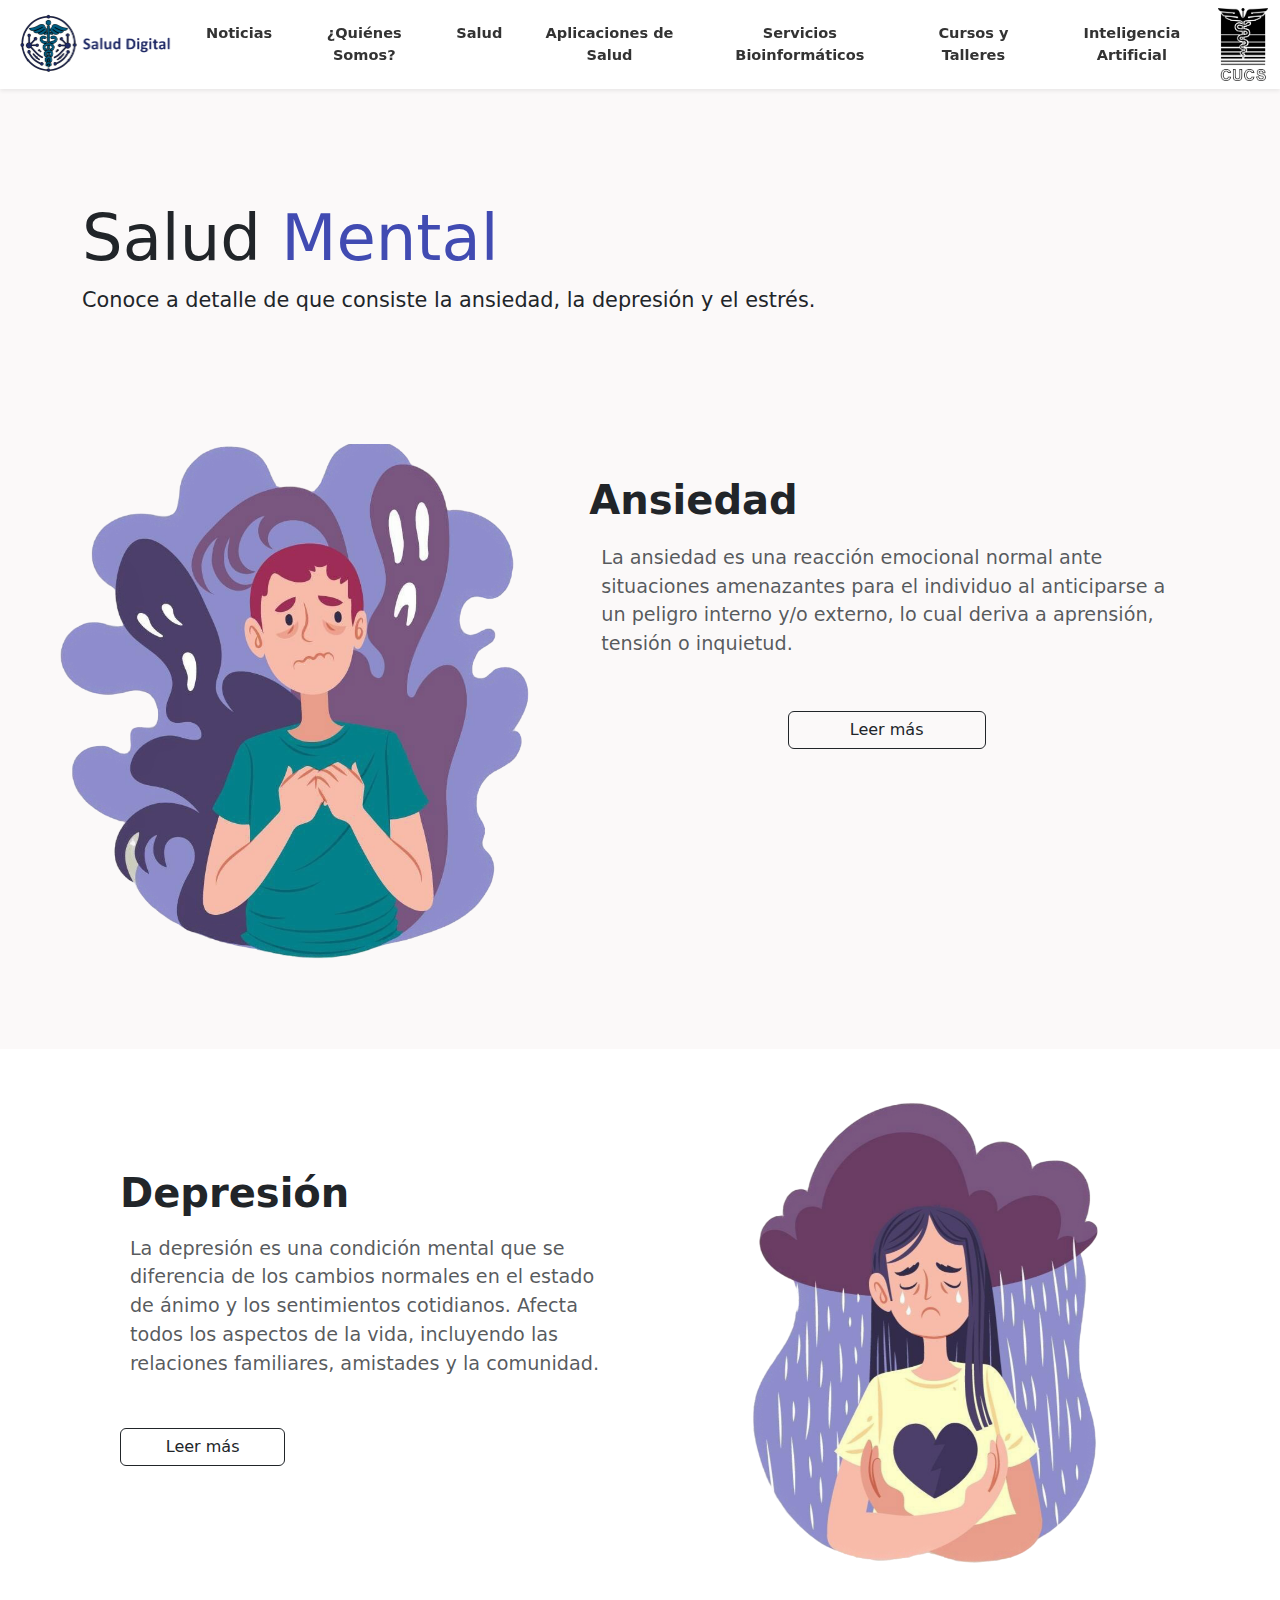
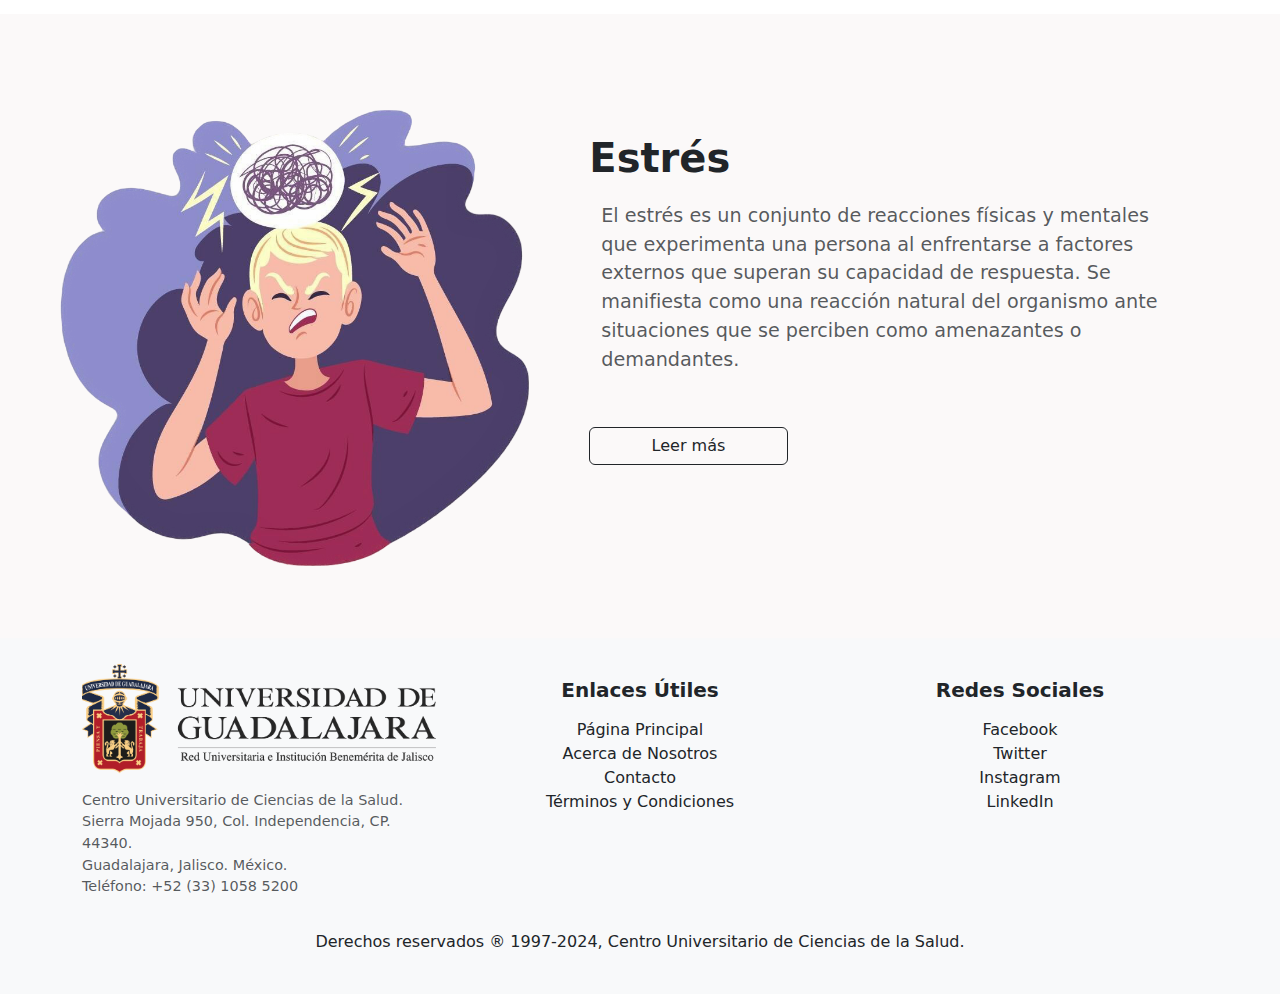
<file: html/salud-mental.html>
<!DOCTYPE html>
<html lang="es">
<head>
    <meta charset="UTF-8">
    <meta name="viewport" content="width=device-width, initial-scale=1.0">
    <title>Salud Digital Navbar</title>
    <!-- Bootstrap CSS -->
    <link href="https://cdn.jsdelivr.net/npm/bootstrap@5.3.0-alpha3/dist/css/bootstrap.min.css" rel="stylesheet">
    <!-- CSS personalizado -->
    <link rel="stylesheet" href="/css/navbar.css">
    <link rel="stylesheet" href="/css/style.css">
    <link rel="icon" type="image/x-icon" href="/img/salud-digital-icon.png">
</head>
<body>
    <nav id="navbar" class="navbar navbar-expand-lg navbar-light bg-white shadow-sm fixed-top">
        <div class="container-fluid">
            <a class="navbar-brand d-flex align-items-center" href="navbar.html">
                <img src="/img/salud-digital.png" alt="Logo Izquierdo" style="width: 170px; margin-right: -10px;">
            </a>
            <button class="navbar-toggler" type="button" data-bs-toggle="collapse" data-bs-target="#navbarNav" aria-controls="navbarNav" aria-expanded="false" aria-label="Toggle navigation">
                <span class="navbar-toggler-icon"></span>
            </button>
            <div class="collapse navbar-collapse justify-content-center" id="navbarNav">
                <ul class="navbar-nav">
                    <li class="nav-item">
                        <a class="nav-link" href="#">Noticias</a>
                    </li>
                    <li class="nav-item">
                        <a class="nav-link" href="#">¿Quiénes Somos?</a>
                    </li>
                    <li class="nav-item dropdown">
                        <a class="nav-link" href="#" id="dropdownMenu" aria-haspopup="true" aria-expanded="false">Salud</a>
                        <ul class="dropdown-menu" aria-labelledby="dropdownMenu">
                            <li><a class="dropdown-item" href="#">Telemedicina</a></li>
                            <li><a class="dropdown-item" href="#">Farmacología</a></li>
                        </ul>
                    </li>
                    <li class="nav-item dropdown">
                        <a class="nav-link" href="#" id="dropdownMenu" aria-haspopup="true" aria-expanded="false">Aplicaciones de Salud</a>
                        <ul class="dropdown-menu" aria-labelledby="dropdownMenu">
                            <li><a class="dropdown-item" href="#">Salud Mental</a></li>
                            <li><a class="dropdown-item" href="#">Nutrición</a></li>
                            <li><a class="dropdown-item" href="#">Actividad Física</a></li>
                            <li><a class="dropdown-item" href="#">Aplicacion enfermera</a></li>
                        </ul>
                    </li>
                    <li class="nav-item">
                        <a class="nav-link" href="#">Servicios Bioinformáticos</a>
                    </li>
                    <li class="nav-item">
                        <a class="nav-link" href="#">Cursos y Talleres</a>
                    </li>
                    <li class="nav-item">
                        <a class="nav-link" href="#">Inteligencia Artificial</a>
                    </li>
                </ul>
            </div>
            <div class="navbar-logo-right">
                <img src="/img/logo-cucs.png" alt="Logo Derecho" style="width: 50px;">
            </div>
        </div>
    </nav>
    

    <div class="container-fluid p-0">
        <div class="container text-start salud-digital-title">
            <h1 style="font-size: 4rem;">Salud <span style="color: #414BB2;">Mental</span></h1>
            <p style="font-size: 1.3rem;">Conoce a detalle de que  consiste la ansiedad, la depresión y el estrés.</p>
        </div>
    </div>

    <!-- ANSIEDAD -->

    <div class="cont-saludmental pt-3">

        <div class="container-fluid"> <!--border border-primary -->
            <div class="row align-items-start p-5">
                <div class="col-md-5 d-flex justify-content-center">
                    <img src="/img/salud-mental/ansiedad.png" alt="Imagen de Salud" class="img-fluid rounded m-3 img-smental" style="height: 50%;">
                </div>
            
                <div class="col-md-7 d-flex flex-column justify-content-start text-salud p-5">
                    <h1 class="fw-bold title-smental">Ansiedad</h1>
                    <!-- <p class="fs-4">Conoce nuestro departamento de salud.</p> -->
                    <p class="text-muted descr-smental">
                        La ansiedad es una reacción emocional normal ante situaciones amenazantes para el individuo al anticiparse a un peligro interno y/o externo, lo cual deriva a aprensión, tensión o inquietud.
                    </p>
                    <button type="button" class="btn btn-outline-dark mt-4 col-sm-4" 
                    style="align-self: center; margin: 0 auto;">
                        Leer más
                    </button>
                </div>
            </div>
        </div>

        <!-- DEPRESIÓN -->

        <div class="container-fluid mt-4 mb-4" style="background-color: #fff;"> <!--border border-primary -->
            <!-- <div class="row align-items-start p-5 no-reverse"> -->
            <div class="row align-items-start p-5">
                <div class="col-md-6 d-flex flex-column text-start text-salud p-5 m-4">
                    <h1 class="fw-bold title-smental">Depresión</h1>
                    <!-- <p class="fs-4">Conoce nuestro departamento de salud.</p> -->
                    <p class="text-muted descr-smental">
                        La depresión es una condición mental que se diferencia de los cambios normales en el estado de ánimo y los sentimientos cotidianos. Afecta todos los aspectos de la vida, incluyendo las relaciones familiares, amistades y la comunidad.
                    </p>
                    <button type="button" class="btn btn-outline-dark col-sm-4 mt-4">Leer más</button>
                </div>

                <div class="col-md-5 d-flex justify-content-center">
                    <img src="/img/salud-mental/depresion.png" alt="Imagen de Salud" class="img-fluid rounded img-smental" style="height: 50%;">
                </div>
            </div>
        </div>

        <!-- ESTRÉS -->

        <div class="container-fluid"> <!--border border-primary -->
            <div class="row align-items-start p-5">
                <div class="col-md-5 d-flex justify-content-center">
                    <img src="/img/salud-mental/estres.png" alt="Imagen de Salud" class="img-fluid rounded m-4 img-smental" style="height: 50%;">
                </div>
            
                <div class="col-md-7 d-flex flex-column justify-content-start text-salud p-5">
                    <h1 class="fw-bold title-smental">Estrés</h1>
                    <!-- <p class="fs-4">Conoce nuestro departamento de salud.</p> -->
                    <p class="text-muted descr-smental">
                        El estrés es un conjunto de reacciones físicas y mentales que experimenta una persona al enfrentarse a factores externos que superan su capacidad de respuesta. Se manifiesta como una reacción natural del organismo ante situaciones que se perciben como amenazantes o demandantes.
                    </p>
                    <button type="button" class="btn btn-outline-dark mt-4 col-sm-4">Leer más</button>
                </div>
            </div>
        </div>


    </div>

    <footer class="bg-light text-dark py-4">
        <div class="container">
            <div class="row">
                <!-- Columna Izquierda -->
                <div class="col-md-4 text-center text-md-start mb-3">
                    <img src="/img/logo-udg.png" alt="Logo Footer" class="img-fluid mb-3 mt-0" style="width: 100%">
                    <p class="text-muted" style="font-size: 0.9rem;">Centro Universitario de Ciencias de la Salud.<br>
                        Sierra Mojada 950, Col. Independencia, CP. 44340.<br>
                        Guadalajara, Jalisco. México.<br>
                        Teléfono: +52 (33) 1058 5200
                    </p>
                </div>
    
                <!-- Columna Central -->
                <div class="col-md-4 text-center mb-3 pt-3">
                    <h5 class="fw-bold">Enlaces Útiles</h5>
                    <ul class="list-unstyled">
                        <li><a href="#" class="text-dark text-decoration-none">Página Principal</a></li>
                        <li><a href="#" class="text-dark text-decoration-none">Acerca de Nosotros</a></li>
                        <li><a href="#" class="text-dark text-decoration-none">Contacto</a></li>
                        <li><a href="#" class="text-dark text-decoration-none">Términos y Condiciones</a></li>
                    </ul>
                </div>
    
                <!-- Columna Derecha -->
                <div class="col-md-4 text-center mb-3 pt-3">
                    <h5 class="fw-bold">Redes Sociales</h5>
                    <ul class="list-unstyled">
                        <li><a href="#" class="text-dark text-decoration-none">Facebook</a></li>
                        <li><a href="#" class="text-dark text-decoration-none">Twitter</a></li>
                        <li><a href="#" class="text-dark text-decoration-none">Instagram</a></li>
                        <li><a href="#" class="text-dark text-decoration-none">LinkedIn</a></li>
                    </ul>
                </div>
            </div>
            <div class="row mb-3">
                <div class="col-12 text-center">
                    Derechos reservados ® 1997-2024, Centro Universitario de Ciencias de la Salud.
                </div>
            </div>
        </div>
    </footer>


    <!-- Bootstrap JS -->
    <script src="https://cdn.jsdelivr.net/npm/bootstrap@5.3.0-alpha3/dist/js/bootstrap.bundle.min.js"></script>
    <!-- JavaScript personalizado -->
    <script src="/js/navbar.js"></script>
</body>
</html>

<!-- 
<div class="container-fluid mb-5"> <!--border border-primary 
    <div class="row align-items-start p-5">
        <div class="col-md-6 d-flex justify-content-center">
            <img src="/img/salud-mental/depresion.png" alt="Imagen de Salud" class="img-fluid rounded img-smental-middle" style="height: 50%; background-color: firebrick;">
        </div>
    
        <div class="col-md-6 d-flex flex-column justify-content-start text-salud p-5">
            <h1 class="fw-bold title-smental"></h1>
            <!-- <p class="fs-4">Conoce nuestro departamento de salud.</p> -
            <p class="text-muted descr-smental" style="font-size: 0.9rem;">
                </p>

            <button type="button" class="btn btn-outline-dark col-sm-4 mt-4">Leer más</button>
        </div>
    </div>
</div>
-->
</file>
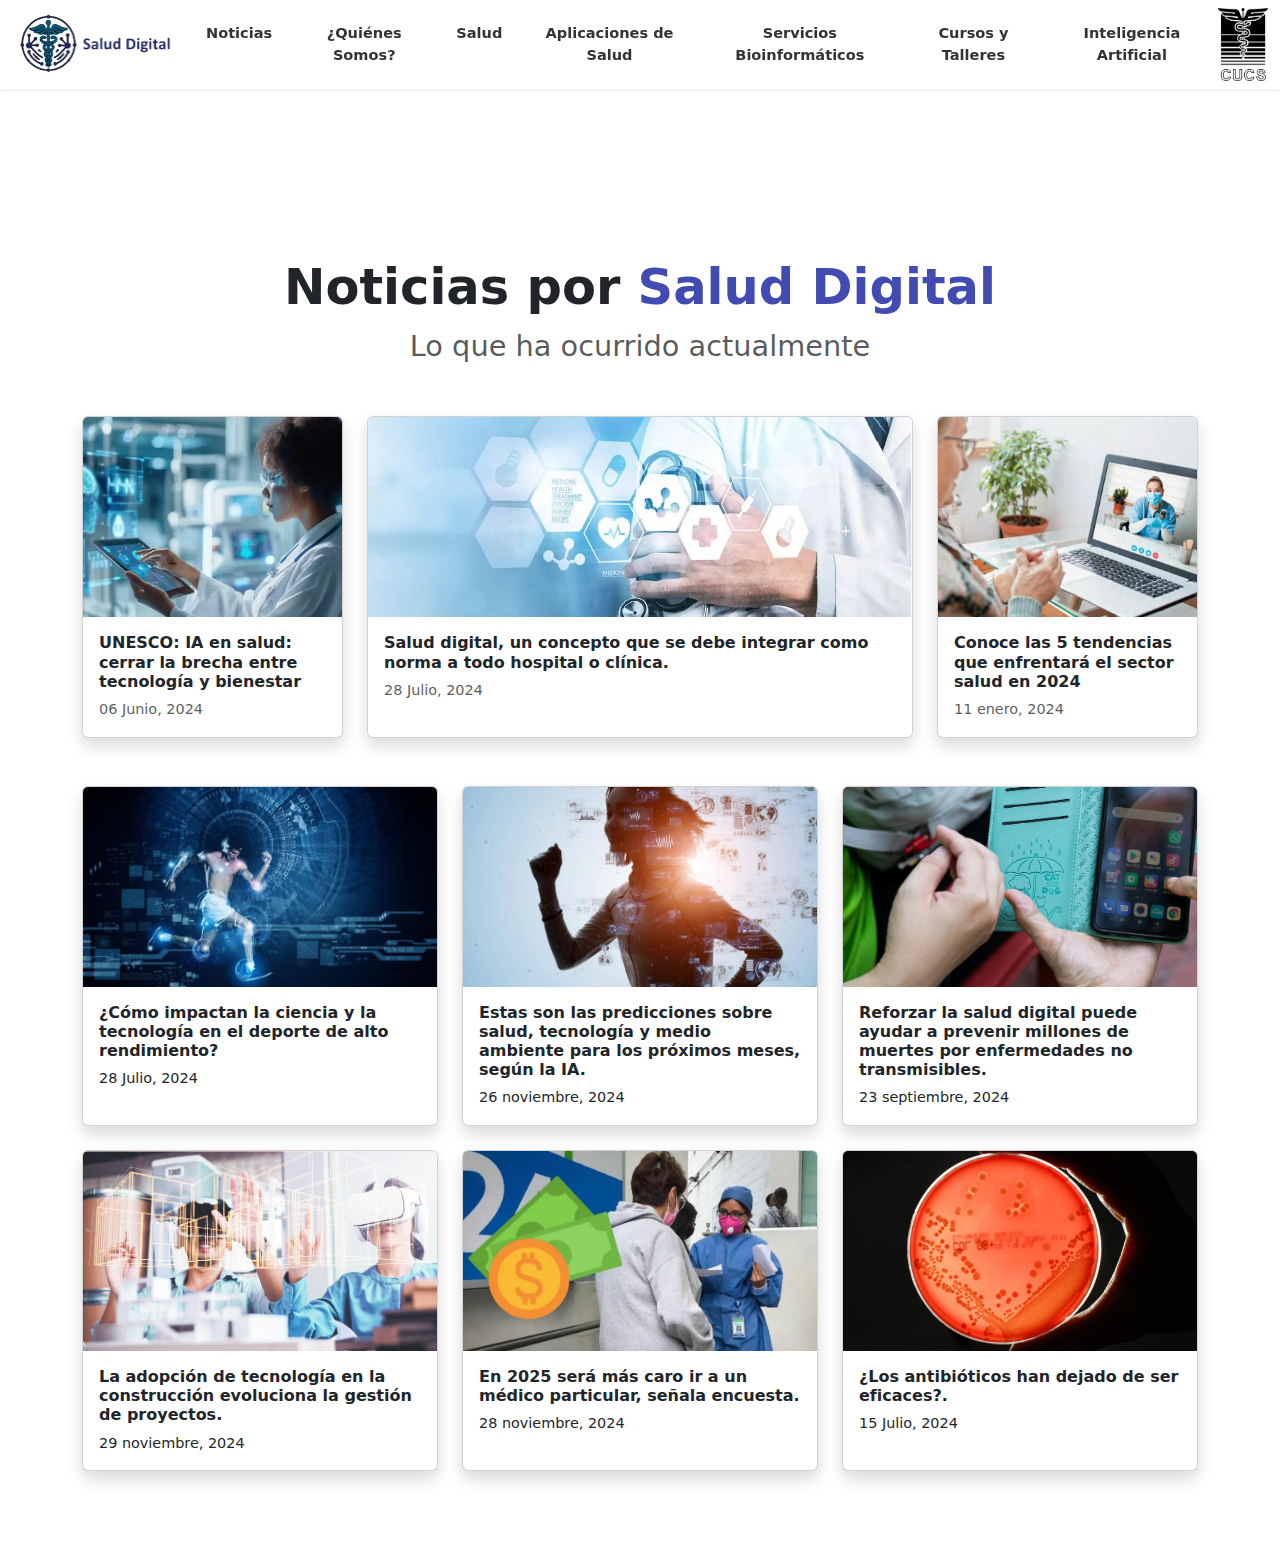
<file: testing/noticias_code.html>
<!DOCTYPE html>
<html lang="es">
<head>
    <meta charset="UTF-8">
    <meta name="viewport" content="width=device-width, initial-scale=1.0">
    <title>Noticias Salud Digital</title>
    <!-- Bootstrap CSS -->
    <link href="https://cdn.jsdelivr.net/npm/bootstrap@5.3.0-alpha3/dist/css/bootstrap.min.css" rel="stylesheet">
    <!-- CSS personalizado -->
    <link rel="stylesheet" href="../css/navbar.css">
    <link rel="stylesheet" href="../css/noticias.css">
    <link rel="icon" type="image/x-icon" href="/img/salud-digital-icon.png">
</head>
<body>
    <nav id="navbar" class="navbar navbar-expand-lg navbar-light bg-white shadow-sm fixed-top">
        <div class="container-fluid">
            <a class="navbar-brand d-flex align-items-center" href="/index.html">
                <img src="/img/salud-digital.png" alt="Logo Izquierdo" style="width: 170px; margin-right: -10px;">
            </a>
            <button class="navbar-toggler" type="button" data-bs-toggle="collapse" data-bs-target="#navbarNav" aria-controls="navbarNav" aria-expanded="false" aria-label="Toggle navigation">
                <span class="navbar-toggler-icon"></span>
            </button>
            <div class="collapse navbar-collapse justify-content-center" id="navbarNav">
                <ul class="navbar-nav">
                    <li class="nav-item">
                        <a class="nav-link" href="/html/noticias.html">Noticias</a>
                    </li>
                    <li class="nav-item">
                        <a class="nav-link" href="#">¿Quiénes Somos?</a>
                    </li>
                    <li class="nav-item dropdown">
                        <a class="nav-link" href="#" id="dropdownMenu" aria-haspopup="true" aria-expanded="false">Salud</a>
                        <ul class="dropdown-menu" aria-labelledby="dropdownMenu">
                            <li><a class="dropdown-item" href="#">Telemedicina</a></li>
                            <li><a class="dropdown-item" href="#">Farmacología</a></li>
                        </ul>
                    </li>
                    <li class="nav-item dropdown">
                        <a class="nav-link" href="#" id="dropdownMenu" aria-haspopup="true" aria-expanded="false">Aplicaciones de Salud</a>
                        <ul class="dropdown-menu" aria-labelledby="dropdownMenu">
                            <li><a class="dropdown-item" href="#">Salud Mental</a></li>
                            <li><a class="dropdown-item" href="#">Nutrición</a></li>
                            <li><a class="dropdown-item" href="#">Actividad Física</a></li>
                            <li><a class="dropdown-item" href="#">Aplicacion enfermera</a></li>
                        </ul>
                    </li>
                    <li class="nav-item">
                        <a class="nav-link" href="#">Servicios Bioinformáticos</a>
                    </li>
                    <li class="nav-item">
                        <a class="nav-link" href="#">Cursos y Talleres</a>
                    </li>
                    <li class="nav-item">
                        <a class="nav-link" href="#">Inteligencia Artificial</a>
                    </li>
                </ul>
            </div>
            <div class="navbar-logo-right">
                <img src="/img/logo-cucs.png" alt="Logo Derecho" style="width: 50px;">
            </div>
        </div>
    </nav>

    <div class="content">
        <div class="container mt-5">
            <!-- Sección de Noticias -->
            <div class="text-center mb-5">
                <p class="fw-bold" style="font-size: 5.5vh;">Noticias por <span style="color: #414BB2;">Salud Digital</span></p>
                <p class="text-muted" style="font-size: 3.2vh; margin-top: -15px;">Lo que ha ocurrido actualmente</p>
            </div>
            <div class="row gy-4">
                <div class="col-lg-3 col-md-6">
                    <div class="card h-100 shadow">
                        <img src="/img/notices/notice1.jpg" class="card-img-top" alt="Noticia 1">
                        <div class="card-body">
                            <h6 class="card-title">UNESCO: IA en salud: cerrar la brecha entre tecnología y bienestar</h6>
                            <p class="card-text text-muted">06 Junio, 2024</p>
                        </div>
                    </div>
                </div>
                <!-- Noticia Principal -->
                <div class="col-lg-6">
                    <div class="card h-100 shadow">
                        <img src="/img/notices/notice2.jpg" class="card-img-top" alt="Noticia Principal">
                        <div class="card-body">
                            <h5 class="card-title fw-bold">Salud digital, un concepto que se debe integrar como norma a todo hospital o clínica.</h5>
                            <p class="card-text text-muted">28 Julio, 2024</p>
                        </div>
                    </div>
                </div>
                <!-- Noticias Laterales -->
                <div class="col-lg-3 col-md-6">
                    <div class="card h-100 shadow">
                        <img src="/img/notices/notice3.jpg" class="card-img-top" alt="Noticia 2">
                        <div class="card-body">
                            <h6 class="card-title">Conoce las 5 tendencias que enfrentará el sector salud en 2024</h6>
                            <p class="card-text text-muted">11 enero, 2024</p>
                        </div>
                    </div>
                </div>
            </div>
        </div>

        <div class="container mt-5" style="margin-top: 200px;">
            <!-- <div class="row gy-4"> -->
                    <div id="noticias" class="row">
                        <!-- Las noticias se cargarán aquí dinámicamente -->
                    </div>
            <!-- </div> -->
        </div>
    </div>

    

    <!-- SCRIPTS  -->
    <script>
        // Cargar el archivo JSON
        fetch('./test.json') // Cambia la ruta según la ubicación de tu archivo JSON
            .then(response => response.json())
            .then(data => {
                const noticiasContainer = document.getElementById('noticias');
    
                data.forEach(noticia => {
                    // Crear el HTML dinámico con clases de Bootstrap
                    const noticiaElement = document.createElement('div');
                    noticiaElement.classList.add('col-md-4', 'col-lg-4', 'col-sm-6', 'mb-4'); // Cada noticia ocupa 4 columnas en pantallas medianas
                    
                    noticiaElement.innerHTML = `
                        <div class="card h-100 shadow">
                            <img src="${noticia.imagen}" class="card-img-top" alt="${noticia.titulo}">
                            <div class="card-body">
                                <h6 class="card-title">${noticia.titulo}</h6>
                                <p class="card-text">${noticia.fecha}</p>
                            </div>
                        </div>
                    `;
    
                    noticiasContainer.appendChild(noticiaElement);
                });
            })
            .catch(error => console.error('Error al cargar el JSON:', error));
    </script>


    <!-- Bootstrap JS -->
    <script src="https://cdn.jsdelivr.net/npm/bootstrap@5.3.0-alpha3/dist/js/bootstrap.bundle.min.js"></script>
    <!-- JavaScript personalizado -->
    <script src="/js/navbar.js"></script>
</body>
</html>
</file>
<file: css/navbar.css>
#navbar {
    transition: top 0.3s;
}

.navbar-logo-right img {
    max-width: 50px;
    /* border: solid 1px blue; */
}

/* Ajuste de colores y espaciado */
.navbar-brand, .nav-link {
    color: #333;
    
}

.nav-link {
    margin: 0 10px;
    /* border: solid 1px blue; */
    font-weight: 600;
    font-size: 1rem;
    text-align: center;
}

.navbar-brand:hover, .nav-link:hover {
    color: #0056b3;
}

.salud-digital-logo {
    width: 190px;
}

.right-logo {
    width: 50px;
    margin-left: 15px;
}

.dropdown-item {
    font-weight: 500;
}

/* medias */

@media (max-width: 1373px) {
    .salud-digital-logo {
        width: 168px;
    }
}

@media (max-width: 1363px) {
    .nav-link {
        font-size: 0.95rem;
    }
    .right-logo {
        width: 48px;
    }
}

@media (max-width: 1321px) {
    .salud-digital-logo {
        width: 155px;
    }
    .nav-link, .dropdown-item {
        font-size: 0.91rem;
    }
}

@media (max-width: 1275px) {
    .salud-digital-logo {
        width: 150px;
    }
    .nav-link, .dropdown-item {
        font-size: 0.82rem;
    }
}

@media (max-width: 1195px) {
    .salud-digital-logo {
        width: 140px;
    }
    .nav-link, .dropdown-item {
        font-size: .78rem;
    }
    .right-logo {
        width: 42px;
        margin-left: 0px;
    }
}

@media (max-width: 1121px) {
    .salud-digital-logo {
        width: 130px;
        margin-right: -10px;
    }
    .nav-link, .dropdown-item {
        font-size: 0.74rem;
    }
    .right-logo {
        width: 40px;
    }
    .nav-link {
        margin: 0px 7px;
        text-align: center;
    }
}

@media (max-width: 1024px) {
    .nav-link, .dropdown-item {
        font-size: 0.72rem;
    }
}

/* DROPDOWN */

.navbar-nav .dropdown-menu {
    display: none; 
    position: absolute;
    top: 97%; 
    left: 0;
    z-index: 1;
    background-color: white;
    box-shadow: 0px 8px 16px rgba(0, 0, 0, 0.2);
    border-radius: 10px;
    opacity: 0;
    transform: translateY(-10px); 
    transition: all 0.3s ease; 
    width: 200px; 
}

.navbar-nav .dropdown:hover > .dropdown-menu {
    display: block;
    opacity: 1; 
    transform: translateY(0);
    z-index: 1; 
}
</file>
<file: css/style.css>
* {
    margin: 0;
    padding: 0;
    box-sizing: border-box;
}

body {
    background-color: #FBF9F9;
}

h2 { 
    color: black;
}

/* #region Main */

.salud-digital-title {
    margin-top: 200px;
    margin-bottom: 3rem;
}

/* #endregion */

/* #region NOTICIAS */

.cont-noticias {
    background-color: #FBF9F9;
    height: auto;
    /* border: red solid 1px; */
    margin-bottom: 3rem;
}

/* #endregion */

/* #region SALUD */

.link-hover {
    font-weight: bold;
    font-size: 1.1rem;
    text-decoration: none;
    position: relative;
    color: inherit;
}

.link-hover::after {
    content: "";
    position: absolute;
    left: 0;
    bottom: -3px;
    width: 0;
    height: 3px;
    background-color: currentColor;
    transition: width 0.3s ease;
}

.link-hover:hover::after {
    width: 100%;
}

.cont-salud {
    background-color: #Fff;
    height: auto;
}

.cont-appsalud {
    background-color: #Fff;
    height: auto;
    padding-bottom: 10rem;
}

@media (max-width: 992px) {
    .salud-imagen {
        margin-top: 30%;
    }
}

@media (max-width: 769px) {
    .image-container {
        width: auto;
    }
    .cont-noticias, .cont-salud {
        padding: 1rem;
    }
    .text-salud h1 {
        font-size: 1.5rem;
    }
    .text-salud p {
        font-size: 0.85rem;
    }
    .div-notice {
        width: 50%;
    }
    .salud-imagen {
         margin-top: 0px;
    }

    /* IMG-SMENTAL*/
    .img-smental {
       width: 400px; 
    }
}

/* #endregion */

/* #region FOOTER */

footer {
    background-color: #f8f9fa; /* Fondo claro */
    color: #333; /* Texto oscuro */
}

footer h5 {
    font-size: 1.25rem;
    margin-bottom: 1rem;
}

footer a:hover {
    color: #0056b3; /* Azul Bootstrap al pasar el mouse */
}

/* #endregion */

/* #region Aplicaciones de la salud */

.app-salud-img {
    /* border: green 1px solid; */
    background-color: #f2f4fc;
    width: 100%;         /* Asegura que la imagen ocupe todo el ancho del contenedor */
    height: 200px;       /* Ajusta la altura deseada para todas las imágenes */
    object-fit: scale-down;   /* Ajusta la imagen para que ocupe el contenedor sin distorsionarse */
    border-radius: 10px;  /* Opcional: Añade esquinas redondeadas */
    transition: 0.5s ease;
}

.app-salud-img:hover {
    -webkit-transform: scale(1.08);
    -ms-transform: scale(1.08);
    transform: scale(1.08);
    transition: 0.5s ease;
}

/* #endregion */

/* #region SALUD MENTAL */

@media (max-width: 1440px) {
    .descr-smental {
        font-size: 1.2rem;
        padding: 2%;
    }
}

@media (max-width: 1200px) {
    .descr-smental {
        font-size: 1rem;
        padding: 2%;
    }
}

@media (max-width: 769px) {
    /* Para todas las filas, invierte los elementos */
    /* .row:not(.no-reverse) {
        flex-direction: column-reverse;
    } */
    .row{
        flex-direction: column-reverse;
    }

    .img-smental {
       width: 400px; 
       /* background-color: firebrick; */
    }
    .title-smental {
        font-size: 2rem; 
        text-align: center;
    }
    .descr-smental {
        text-align: center;
        padding: 3%;
    }
    .btn {
        align-self: center; 
        margin: 0 auto;
    }
}


/* #endregion */
</file>
<file: navbar.css>
#navbar {
    transition: top 0.3s;
}

.navbar-logo-right img {
    max-width: 50px;
}

/* Ajuste de colores y espaciado */
.navbar-brand, .nav-link {
    color: #333;
}

.nav-link {
    margin: 0 10px;
}

.navbar-brand:hover, .nav-link:hover {
    color: #0056b3;
}

/* DROPDOWN */

.navbar-nav .dropdown-menu {
    display: block; /* Oculto por defecto */
    position: absolute;
    top: 120%; /* Ubicación debajo del enlace "Aplicaciones de Salud" */
    left: 0;
    z-index: -1; /* Coloca el menú detrás de la barra de navegación */
    background-color: white;
    box-shadow: 0px 8px 16px rgba(0, 0, 0, 0.2);
    border-radius: 10px;
    opacity: 0; /* Transparencia inicial para animación */
    transform: translateY(-10px); /* Inicia un poco más arriba */
    transition: all 0.3s ease; /* Suaviza la animación */
    width: 200px; /* Ajusta el ancho según lo necesites */
}



/* Mostrar menú desplegable al hacer hover y activar animación */
.navbar-nav .dropdown:hover .dropdown-menu {
    display: block;
    opacity: 1; /* Opacidad completa al hacer hover */
    transform: translateY(0); /* Desliza hacia abajo */
    z-index: 1; /* Asegura que esté visible cuando aparece */
}
</file>
<file: style.css>
* {
    margin: 0;
    padding: 0;
    box-sizing: border-box;
}

body {
    background-color: #FBF9F9;
}

h2 { 
    color: black;
}

.salud-digital-title {
    margin-top: 200px;
    margin-bottom: 3rem;
}

/* NOTICIAS */

.cont-noticias {
    background-color: #FBF9F9;
    height: auto;
    /* border: red solid 1px; */
    margin-bottom: 3rem;
}

/* SALUD */

.link-hover {
    font-weight: bold;
    font-size: 1.1rem;
    text-decoration: none;
    position: relative;
    color: inherit;
}

.link-hover::after {
    content: "";
    position: absolute;
    left: 0;
    bottom: -3px;
    width: 0;
    height: 3px;
    background-color: currentColor;
    transition: width 0.3s ease;
}

.link-hover:hover::after {
    width: 100%;
}

.cont-salud {
    background-color: #Fff;
    height: auto;
}

.cont-appsalud {
    background-color: #Fff;
    height: auto;
    padding-bottom: 10rem;
}

@media (max-width: 768px) {
    .image-container {
        width: auto;
    }
    .cont-noticias, .cont-salud {
        padding: 1rem;
    }
    .text-salud h1 {
        font-size: 1.5rem;
    }
    .text-salud p {
        font-size: 0.85rem;
    }
    .div-notice {
        width: 50%;
    }
}

/* Aplicaciones de la salud */

.app-salud-img {
    /* border: green 1px solid; */
    background-color: #f2f4fc;
    width: 100%;         /* Asegura que la imagen ocupe todo el ancho del contenedor */
    height: 200px;       /* Ajusta la altura deseada para todas las imágenes */
    object-fit: scale-down;   /* Ajusta la imagen para que ocupe el contenedor sin distorsionarse */
    border-radius: 10px;  /* Opcional: Añade esquinas redondeadas */
    transition: 0.5s ease;
}

.app-salud-img:hover {
    -webkit-transform: scale(1.08);
    -ms-transform: scale(1.08);
    transform: scale(1.08);
    transition: 0.5s ease;
}
</file>
<file: css/noticias.css>
* {
    margin: 0;
    padding: 0;
    box-sizing: border-box;
}

/* body {
    display: flex;
    flex-direction: column;
    min-height: 100vh;
    margin: 0;
} */

.content {
    /* flex: 1; */
    margin-top: 250px;
    margin-bottom: 3rem;
}

footer {
    padding: 10px;
}

.card {
    transition: 0.5s ease;
}

.card:hover {
    -webkit-transform: scale(1.05);
    -ms-transform: scale(1.05);
    transform: scale(1.05);
    transition: 0.5s ease;
}

.card-img-top {
    height: 200px;
    object-fit: cover;
}

.card-title {
    font-size: 1rem;
    font-weight: bold;
}

.card-text {
    font-size: 0.9rem;
}

.text-center h1, .text-center h2 {
    font-family: 'Arial', sans-serif;
}


/* #region navbar*/
@media (max-width: 1373px) {
    .salud-digital-logo {
        width: 160px;
    }
}

@media (max-width: 1363px) {
    .nav-link {
        font-size: 0.95rem;
    }
    .right-logo {
        width: 48px;
    }
}

@media (max-width: 1321px) {
    .salud-digital-logo {
        width: 150px;
    }
    .nav-link, .dropdown-item {
        font-size: 0.91rem;
    }
}

@media (max-width: 1275px) {
    .salud-digital-logo {
        width: 145px;
    }
    .nav-link, .dropdown-item {
        font-size: 0.82rem;
    }
}

@media (max-width: 1195px) {
    .salud-digital-logo {
        width: 135px;
    }
    .nav-link, .dropdown-item {
        font-size: .78rem;
    }
    .right-logo {
        width: 42px;
        margin-left: 0px;
    }
}

@media (max-width: 1121px) {
    .salud-digital-logo {
        width: 135px;
        margin-right: -10px;
    }
    .nav-link, .dropdown-item {
        font-size: 0.74rem;
    }
    .right-logo {
        width: 40px;
    }
    .nav-link {
        margin: 0px 7px;
        text-align: center;
    }
}

@media (max-width: 1024px) {
    .nav-link, .dropdown-item {
        font-size: 0.72rem;
    }
}
/* #endregion */
</file>
